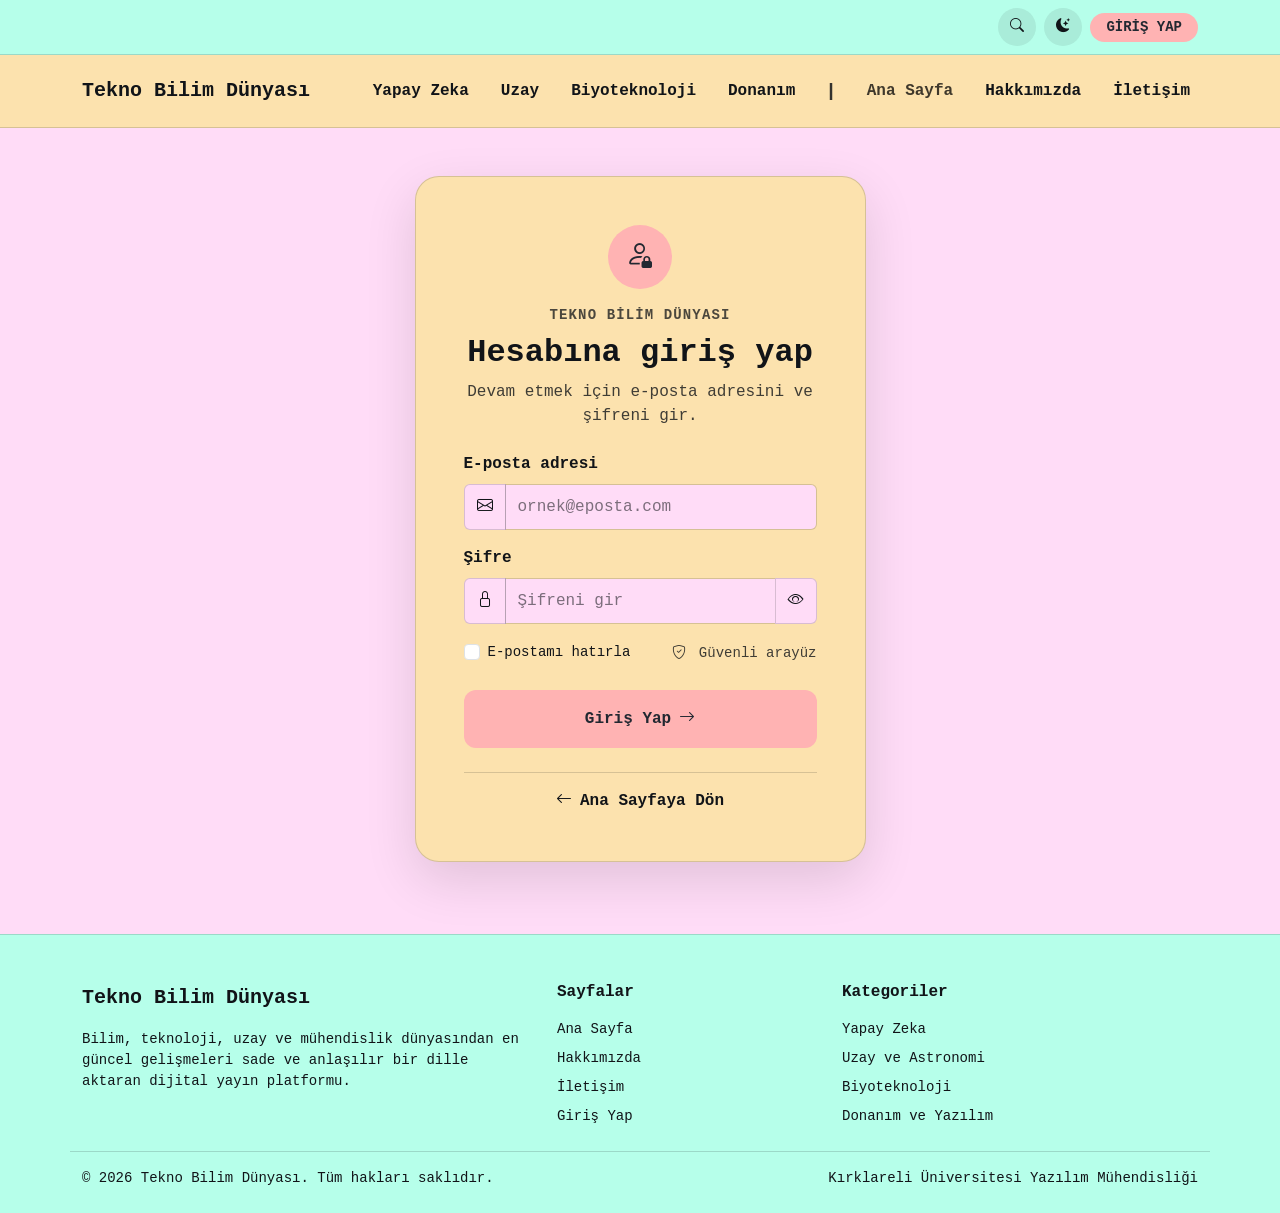
<file: giris.html>
<!doctype html>
<!-- Kullanıcı giriş sayfası. Ortak header/footer yapısını kullanır, forma özel stiller css/giris.css ve doğrulama mantığı js/giris.js içindedir -->
<!-- data-bs-theme="light": Bootstrap 5 tema sistemi için başlangıçta açık modu seçer, main.js bunu değiştirebilir -->
<html lang="tr" data-bs-theme="light">
<head>
  <!-- Türkçe karakterlerin bozulmaması için UTF-8 karakter setini tanımlıyoruz -->
  <meta charset="UTF-8">
  <!-- Telefon ve tablet ekranlarında sayfanın cihaz genişliğine göre ölçeklenmesini sağlar -->
  <meta name="viewport" content="width=device-width, initial-scale=1.0">
  <!-- Arama motorları için sayfa açıklaması -->
  <meta name="description" content="Tekno Bilim Dünyası giriş yap sayfası">
  <!-- Tarayıcı sekmesinde görünen sayfa başlığı -->
  <title>Giriş Yap | Tekno Bilim Dünyası</title>
  <!-- Bootstrap 5.3.3 CSS ve Bootstrap Icons 1.11.3 CDN bağlantıları -->
  <link rel="stylesheet" href="https://cdn.jsdelivr.net/npm/bootstrap@5.3.3/dist/css/bootstrap.min.css">
  <link rel="stylesheet" href="https://cdn.jsdelivr.net/npm/bootstrap-icons@1.11.3/font/bootstrap-icons.min.css">
  <!-- Önce tüm sitede ortak olan style.css, sonra bu sayfaya özel giris.css yüklenir -->
  <link rel="stylesheet" href="css/style.css">
  <link rel="stylesheet" href="css/giris.css">
  <!-- Bootstrap JS ve kendi scriptlerimizi defer ile yüklüyoruz ki HTML ayrıştırıldıktan sonra çalışsınlar -->
  <script src="https://cdn.jsdelivr.net/npm/bootstrap@5.3.3/dist/js/bootstrap.bundle.min.js" defer></script>
  <!-- main.js tema değiştirme, arama kutusu ve yukarı çık butonunu yönetir; giris.js form doğrulamasını yapar -->
  <script src="js/main.js" defer></script>
  <script src="js/giris.js" defer></script>
</head>
<!-- d-flex flex-column min-vh-100: sayfayı en az ekran yüksekliği kadar dikey esnek kutu yapar, böylece içerik kısa kalsa bile footer en altta durur -->
<body class="d-flex flex-column min-vh-100">
  <!-- Ortak üst menü alanı. sticky-top sayesinde sayfa aşağı kaydırıldığında bile üstte sabit kalır -->
<header class="sticky-top SiteHeader">
<!-- Masaüstü görünümü: d-none ile mobilde gizlenir, d-lg-block ile 992px ve üzeri ekranlarda görünür -->
<div class="d-none d-lg-block">
<!-- En üstteki nane yeşili/antrasit yardımcı çubuk (.UstCubuk rengi style.css'den gelir, py-2 dikey iç boşluk verir) -->
<div class="UstCubuk py-2">
<!-- container içeriği ortalayıp sınırlar; d-flex justify-content-end gap-2 ise öğeleri sağa yaslayıp aralarına boşluk koyar -->
<div class="container d-flex justify-content-end align-items-center gap-2">
<!-- Masaüstü arama formu: js/main.js büyütece tıklanınca inputu sola doğru açar -->
<form class="d-flex align-items-center" id="masaustu_arama_formu" role="search">
<!-- Arama kutusu: AramaKutusu sınıfı başlangıçta width:0 ile gizlidir, JS .Acik sınıfını ekleyince genişler -->
<input aria-label="Sitede ara" class="form-control form-control-sm rounded-pill AramaKutusu" id="masaustu_arama_input" placeholder="Sitede ara..." type="search"/>
<!-- Arama kutusunu açıp kapatan yuvarlak büyüteç butonu (YuvarlakIkonButon 38x38 daire stilini verir) -->
<button aria-label="Arama kutusunu aç veya kapat" class="btn btn-sm rounded-circle YuvarlakIkonButon ms-1" id="masaustu_arama_butonu" type="button">
<i class="bi bi-search"></i>
</button>
</form>
<!-- Açık / koyu mod geçiş butonu (TemaDegistirBtn ve TemaIkonu sınıflarını js/main.js içindeki TemaYoneticisi dinler) -->
<button aria-label="Temayı değiştir" class="btn btn-sm rounded-circle YuvarlakIkonButon TemaDegistirBtn" title="Açık / Koyu Mod" type="button">
<i class="bi bi-moon-stars-fill TemaIkonu"></i>
</button>
<!-- Giriş sayfasına yönlendiren hap şekilli (rounded-pill) buton, rengi GirisButonu sınıfından gelir -->
<a class="btn btn-sm rounded-pill px-3 fw-semibold GirisButonu" href="giris.html">
                        GİRİŞ YAP
                    </a>
</div>
</div>
<!-- Ana menü çubuğu: solda site adı, sağda kategoriler ve sayfa linkleri (AnaNavbar arka plan rengini style.css'den alır) -->
<nav aria-label="Ana Menü" class="navbar navbar-expand-lg py-3 AnaNavbar">
<div class="container">
<!-- Ana sayfaya dönen marka/logo yazısı -->
<a class="navbar-brand fw-bold d-flex align-items-center gap-2 MarkaLogo" href="index.html">
<span>Tekno Bilim Dünyası</span>
</a>
<!-- ms-auto menüyü sağa iter, gap-2 ve geniş ekranda gap-xl-3 linkler arasına boşluk verir -->
<ul class="navbar-nav ms-auto align-items-center gap-2 gap-xl-3">
<!-- Kategori bağlantıları -->
<li class="nav-item">
<a class="nav-link fw-semibold" href="haber-detay.html">Yapay Zeka</a>
</li>
<li class="nav-item">
<a class="nav-link fw-semibold" href="haber-detay.html">Uzay</a>
</li>
<li class="nav-item">
<a class="nav-link fw-semibold" href="haber-detay.html">Biyoteknoloji</a>
</li>
<li class="nav-item">
<a class="nav-link fw-semibold" href="haber-detay.html">Donanım</a>
</li>
<!-- Kategorilerle sayfa linklerini ayıran dikey çizgi, aria-hidden="true" ile ekran okuyucuların okumasını engelliyoruz -->
<li aria-hidden="true" class="nav-item">
<span class="MenuAyraci">|</span>
</li>
<!-- Ana sayfa ve bilgi sayfalarının linkleri -->
<li class="nav-item">
<a aria-current="page" class="nav-link active fw-semibold" href="index.html">Ana Sayfa</a>
</li>
<li class="nav-item">
<a class="nav-link fw-semibold" href="hakkimizda.html">Hakkımızda</a>
</li>
<li class="nav-item">
<a class="nav-link fw-semibold" href="iletisim.html">İletişim</a>
</li>
</ul>
</div>
</nav>
</div>
<!-- Mobil görünüm üst çubuğu: d-lg-none ile 992px üstü masaüstünde gizlenir, sadece tablet ve telefonda görünür -->
<div class="d-lg-none MobilHeader py-2">
<div class="container d-flex justify-content-between align-items-center">
<!-- Mobilde yer kaplamasın diye kısa "TBD" logosunu gösteriyoruz -->
<a class="navbar-brand fw-bold d-flex align-items-center gap-2 MarkaLogo mb-0" href="index.html">
<span class="fs-5">TBD</span>
</a>
<!-- Sağdaki 3 yuvarlak ikon butonu: arama, tema ve menü -->
<div class="d-flex align-items-center gap-2">
<!-- Büyüteç butonu: mobilde tıklandığında arama kutusunun da içinde olduğu offcanvas menüyü açar -->
<button aria-label="Arama yap" class="btn rounded-circle YuvarlakIkonButon" data-bs-target="#mobil_menu_offcanvas" data-bs-toggle="offcanvas" type="button">
<i class="bi bi-search"></i>
</button>
<!-- Mobil tema değiştirme butonu (masaüstündekiyle aynı TemaDegistirBtn sınıfını kullanır) -->
<button aria-label="Temayı değiştir" class="btn rounded-circle YuvarlakIkonButon TemaDegistirBtn" type="button">
<i class="bi bi-moon-stars-fill TemaIkonu"></i>
</button>
<!-- Hamburger menü ikonu: data-bs-toggle="offcanvas" ve data-bs-target ile #mobil_menu_offcanvas panelini açar -->
<button aria-controls="mobil_menu_offcanvas" aria-label="Menüyü aç" class="btn rounded-circle YuvarlakIkonButon" data-bs-target="#mobil_menu_offcanvas" data-bs-toggle="offcanvas" type="button">
<i class="bi bi-list fs-5"></i>
</button>
</div>
</div>
</div>
<!-- Mobilde sağdan kayarak açılan Bootstrap Offcanvas menüsü (MobilOffcanvas stili style.css'dedir) -->
<div aria-labelledby="mobil_menu_baslik" class="offcanvas offcanvas-end MobilOffcanvas" id="mobil_menu_offcanvas" tabindex="-1">
<!-- Menü üst başlığı: solda giriş yap, sağda kapatma butonu -->
<div class="offcanvas-header d-flex justify-content-between align-items-center px-3 py-3 border-bottom OffcanvasKenarlik">
<a class="btn rounded-pill px-4 fw-bold OffcanvasGirisButonu" href="giris.html">
                    GİRİŞ YAP
                </a>
<!-- data-bs-dismiss="offcanvas" özelliği tıklandığında Bootstrap'in açılır menüyü kapatmasını sağlar -->
<button aria-label="Menüyü Kapat" class="btn rounded-pill px-3 fw-semibold OffcanvasGeriButonu" data-bs-dismiss="offcanvas" type="button">
                    GERİ DÖN
                </button>
</div>
<!-- offcanvas-body d-flex flex-column: menü linklerini üstte tutup alttaki arama kutusunu mt-auto ile en dibe iter -->
<div class="offcanvas-body d-flex flex-column p-0">
<!-- Mobil menüdeki sayfa ve kategori listesi -->
<nav aria-label="Mobil Menü Linkleri">
<ul class="list-unstyled mb-0">
<!-- Ana sayfalar -->
<li class="border-bottom OffcanvasKenarlik">
<a class="d-block px-4 py-3 text-decoration-none fw-bold OffcanvasLink" href="index.html">Ana Sayfa</a>
</li>
<li class="border-bottom OffcanvasKenarlik">
<a class="d-block px-4 py-3 text-decoration-none fw-bold OffcanvasLink" href="hakkimizda.html">Hakkımızda</a>
</li>
<li class="border-bottom OffcanvasKenarlik">
<a class="d-block px-4 py-3 text-decoration-none fw-bold OffcanvasLink" href="iletisim.html">İletişim</a>
</li>
<!-- Kategoriler alt başlığı ve bağlantıları -->
<li class="px-4 pt-3 pb-1 small fw-bold opacity-75">KATEGORİLER</li>
<li class="border-bottom OffcanvasKenarlik">
<a class="d-block px-4 py-3 text-decoration-none fw-bold OffcanvasLink" href="haber-detay.html">Yapay Zeka</a>
</li>
<li class="border-bottom OffcanvasKenarlik">
<a class="d-block px-4 py-3 text-decoration-none fw-bold OffcanvasLink" href="haber-detay.html">Uzay</a>
</li>
<li class="border-bottom OffcanvasKenarlik">
<a class="d-block px-4 py-3 text-decoration-none fw-bold OffcanvasLink" href="haber-detay.html">Biyoteknoloji</a>
</li>
<li class="border-bottom OffcanvasKenarlik">
<a class="d-block px-4 py-3 text-decoration-none fw-bold OffcanvasLink" href="haber-detay.html">Donanım</a>
</li>
</ul>
</nav>
<!-- Mobil menünün en altındaki arama kutusu (mt-auto kalan tüm dikey boşluğu üstüne alır) -->
<div class="mt-auto p-3 border-top OffcanvasKenarlik">
<form class="input-group" role="search">
<input aria-label="Ara" class="form-control border-0 py-2" placeholder="Ara ..." type="search"/>
<button class="btn px-4 fw-bold OffcanvasAraButonu" type="submit">ARA</button>
</form>
</div>
</div>
</div>
</header>
  <!-- Ana içerik alanı: flex-grow-1 header ile footer arasındaki tüm boşluğu kaplar, d-flex ile giriş kartını hem yatayda hem dikeyde ortalar -->
  <main id="ana-icerik" class="GirisAnaAlan flex-grow-1 d-flex align-items-center justify-content-center py-5">
    <div class="container">
      <!-- Satırı yatayda ortalayıp farklı ekran boyutlarında kart genişliğini col-* sınıflarıyla daraltıyoruz -->
      <div class="row justify-content-center">
        <div class="col-12 col-sm-10 col-md-8 col-lg-6 col-xl-5">
          <!-- Giriş kartı (GirisKarti stili giris.css'den gelir, aria-labelledby başlıkla kartı erişilebilirlik için bağlar) -->
          <section class="GirisKarti p-4 p-sm-5" aria-labelledby="giris-baslik">
            <!-- Kartın üst kısmı: kilit amblemi, site adı, ana başlık ve kısa açıklama -->
            <div class="text-center mb-4">
              <span class="GirisAmblem d-inline-flex justify-content-center align-items-center rounded-circle mb-3" aria-hidden="true"><i class="bi bi-person-lock fs-3"></i></span>
              <div class="small text-uppercase fw-bold GirisUstBaslik mb-2">Tekno Bilim Dünyası</div>
              <h1 id="giris-baslik" class="h2 fw-bold mb-2">Hesabına giriş yap</h1>
              <p class="GirisAciklama mb-0">Devam etmek için e-posta adresini ve şifreni gir.</p>
            </div>
            <!-- Giriş formu: novalidate tarayıcının varsayılan baloncuklarını kapatır, doğrulamayı js/giris.js kendisi Bootstrap sınıflarıyla yapar -->
            <form id="girisFormu" novalidate>
              <!-- E-posta alanı -->
              <div class="mb-3">
                <label for="girisEposta" class="form-label fw-semibold">E-posta adresi</label>
                <!-- input-group has-validation: sol ikon, input ve altındaki invalid-feedback hata mesajının düzenli görünmesini sağlar -->
                <div class="input-group has-validation">
                  <span class="input-group-text GirisInputIkon"><i class="bi bi-envelope" aria-hidden="true"></i></span>
                  <!-- autocomplete="username" ve inputmode="email" tarayıcı şifre yöneticisi ve mobil klavye için kolaylık sağlar -->
                  <input id="girisEposta" name="eposta" type="email" class="form-control GirisInput" placeholder="ornek@eposta.com" autocomplete="username" inputmode="email" required aria-describedby="epostaHata">
                  <!-- giris.js hata bulunca bu metni günceller ve inputa is-invalid ekleyince burası görünür olur -->
                  <div id="epostaHata" class="invalid-feedback">Geçerli bir e-posta adresi gir.</div>
                </div>
              </div>
              <!-- Şifre alanı -->
              <div class="mb-3">
                <label for="girisSifre" class="form-label fw-semibold">Şifre</label>
                <div class="input-group has-validation">
                  <span class="input-group-text GirisInputIkon"><i class="bi bi-lock" aria-hidden="true"></i></span>
                  <!-- minlength="6" ve required HTML5 özelliklerini giris.js içindeki checkValidity() kontrol eder -->
                  <input id="girisSifre" name="sifre" type="password" class="form-control GirisInput" placeholder="Şifreni gir" autocomplete="current-password" minlength="6" required aria-describedby="sifreHata">
                  <!-- Şifreyi göster/gizle butonu: js/giris.js tıklama olayını dinler, aria-pressed açık/kapalı durumunu tutar -->
                  <button id="sifreGosterButon" class="btn GirisSifreButon" type="button" aria-label="Şifreyi göster" aria-pressed="false"><i class="bi bi-eye" aria-hidden="true"></i></button>
                  <div id="sifreHata" class="invalid-feedback">Şifre en az 6 karakter olmalıdır.</div>
                </div>
              </div>
              <!-- "E-postamı hatırla" onay kutusu ve sağdaki küçük güvenlik notu -->
              <div class="d-flex justify-content-between align-items-center gap-3 mb-4">
                <div class="form-check">
                  <!-- İşaretlenirse js/giris.js sadece e-posta adresini localStorage'a kaydeder -->
                  <input class="form-check-input" type="checkbox" id="beniHatirla">
                  <label for="beniHatirla" class="form-check-label small">E-postamı hatırla</label>
                </div>
                <span class="GirisGuvenlikNotu small"><i class="bi bi-shield-check me-1" aria-hidden="true"></i> Güvenli arayüz</span>
              </div>
              <!-- Form gönderme butonu -->
              <button class="btn GirisGonderButon w-100 d-flex align-items-center justify-content-center gap-2 fw-bold py-3" type="submit">Giriş Yap <i class="bi bi-arrow-right" aria-hidden="true"></i></button>
            </form>
            <!-- Kartın altındaki ana sayfaya geri dönüş bağlantısı -->
            <div class="GirisAltBolum text-center mt-4 pt-3">
              <a href="index.html" class="GirisAnaSayfaLink d-inline-flex align-items-center gap-2 fw-semibold text-decoration-none"><i class="bi bi-arrow-left" aria-hidden="true"></i> Ana Sayfaya Dön</a>
            </div>
          </section>
        </div>
      </div>
    </div>
  </main>
  <!-- Tüm sayfalarda ortak olan alt bilgi (footer) bölümü (.SiteFooter rengi style.css'den gelir) -->
<footer class="SiteFooter pt-5 pb-4 mt-4">
<div class="container">
<!-- Üstteki 3 sütunlu kısım: FooterKenarlik alttaki telif satırından çizgiyle ayırır -->
<div class="row g-4 pb-4 border-bottom FooterKenarlik">
<!-- 1. sütun: site logosu ve kısa tanıtım yazısı -->
<div class="col-lg-5">
<a class="d-inline-flex align-items-center gap-2 text-decoration-none fw-bold fs-5 mb-3 MarkaLogo" href="index.html">
<span>Tekno Bilim Dünyası</span>
</a>
<p class="small mb-0">
                        Bilim, teknoloji, uzay ve mühendislik dünyasından en güncel gelişmeleri sade ve anlaşılır bir dille aktaran dijital yayın platformu.
                    </p>
</div>
<!-- 2. sütun: site içi sayfa linkleri -->
<div class="col-6 col-lg-3">
<h3 class="h6 fw-bold mb-3">Sayfalar</h3>
<!-- list-unstyled madde işaretlerini kaldırır, FooterLink hover animasyonunu verir -->
<ul class="list-unstyled d-flex flex-column gap-2 small mb-0">
<li><a class="FooterLink" href="index.html">Ana Sayfa</a></li>
<li><a class="FooterLink" href="hakkimizda.html">Hakkımızda</a></li>
<li><a class="FooterLink" href="iletisim.html">İletişim</a></li>
<li><a class="FooterLink" href="giris.html">Giriş Yap</a></li>
</ul>
</div>
<!-- 3. sütun: haber kategorileri -->
<div class="col-6 col-lg-4">
<h3 class="h6 fw-bold mb-3">Kategoriler</h3>
<ul class="list-unstyled d-flex flex-column gap-2 small mb-0">
<li><a class="FooterLink" href="haber-detay.html">Yapay Zeka</a></li>
<li><a class="FooterLink" href="haber-detay.html">Uzay ve Astronomi</a></li>
<li><a class="FooterLink" href="haber-detay.html">Biyoteknoloji</a></li>
<li><a class="FooterLink" href="haber-detay.html">Donanım ve Yazılım</a></li>
</ul>
</div>
</div>
<!-- En alttaki telif hakkı ve bölüm bilgisi satırı -->
<div class="pt-3 d-flex flex-column flex-sm-row justify-content-between align-items-center gap-2 small">
<span>© 2026 Tekno Bilim Dünyası. Tüm hakları saklıdır.</span>
<span>Kırklareli Üniversitesi Yazılım Mühendisliği</span>
</div>
</div>
</footer>
  <!-- Form geçerli gönderilince js/giris.js tarafından sağ altta gösterilen Bootstrap Toast bildirim kutusu -->
  <div class="toast-container position-fixed bottom-0 end-0 p-3" style="z-index: 1090">
    <!-- GirisToast temaya göre arka planı ayarlar; role="status" ve aria-live="polite" ekran okuyucuya bildirimi duyurur -->
    <div id="girisBildirim" class="toast GirisToast" role="status" aria-live="polite" aria-atomic="true">
      <div class="d-flex align-items-center">
        <div id="girisBildirimMetni" class="toast-body"></div>
        <button type="button" class="btn-close me-2 m-auto" data-bs-dismiss="toast" aria-label="Bildirimi kapat"></button>
      </div>
    </div>
  </div>
  <!-- Sayfa aşağı kaydırılınca js/main.js tarafından .Gorunur sınıfı eklenip ortaya çıkarılan yukarı çık butonu -->
  <button type="button" id="yukari_cik_butonu" class="btn rounded-circle shadow YukariCikBtn" aria-label="Sayfanın en üstüne çık" title="Yukarı Çık"><i class="bi bi-arrow-up fs-5"></i></button>
</body>
</html>
</file>
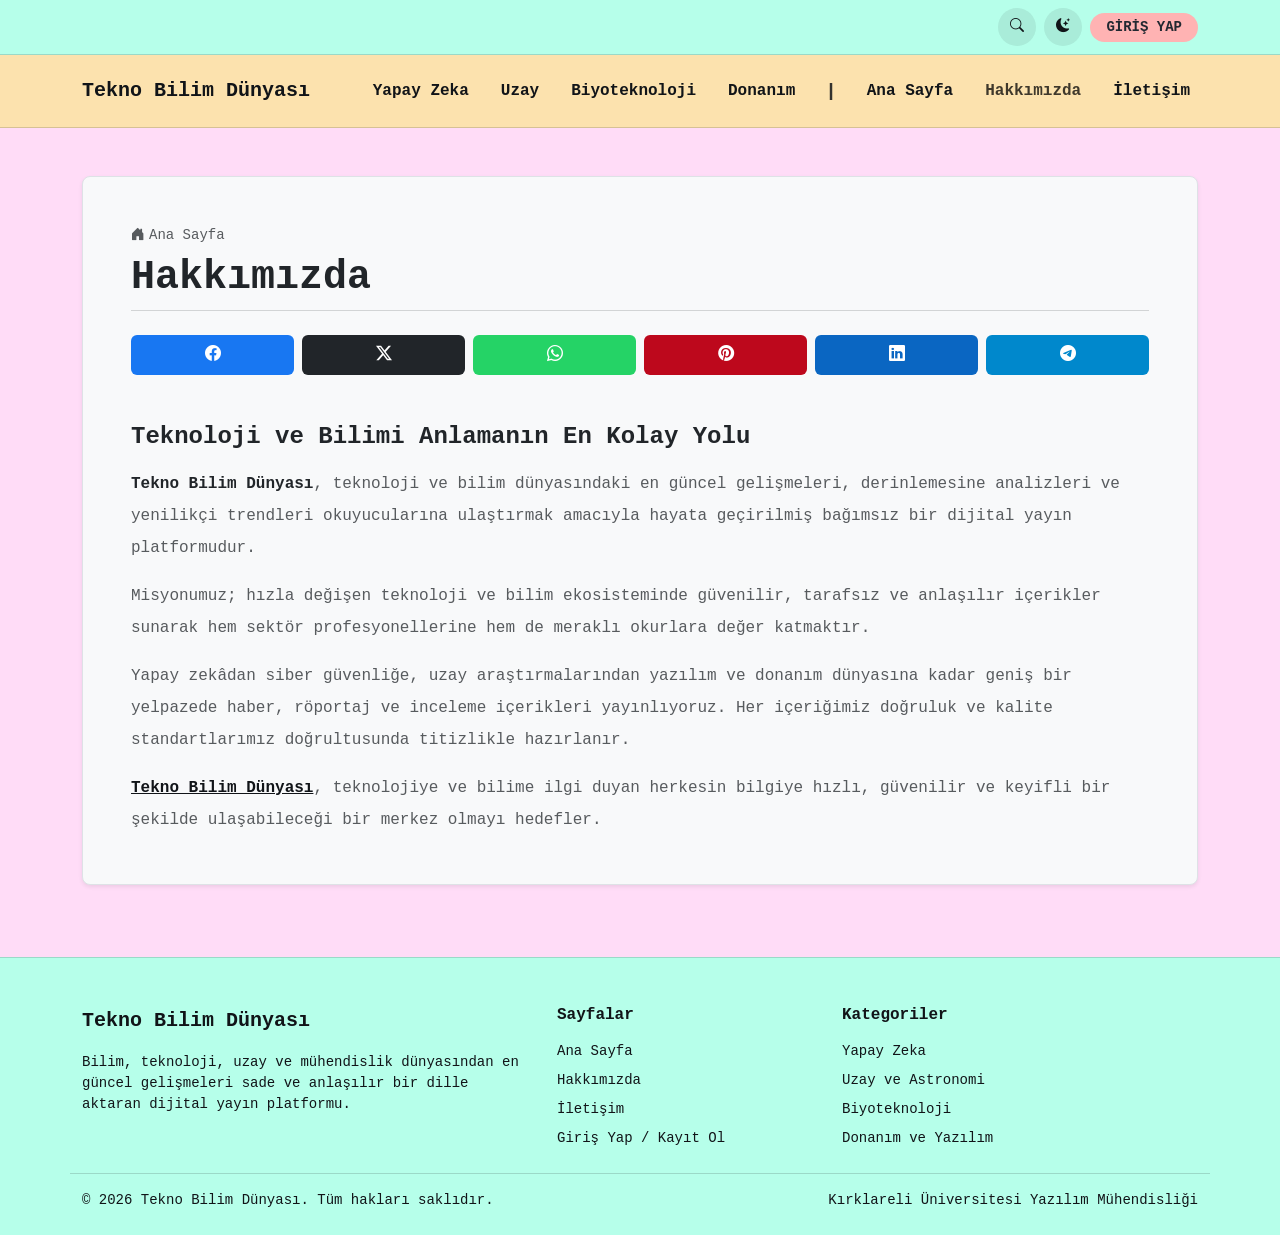
<file: hakkimizda.html>
<!DOCTYPE html>
<!-- Platformumuzun amacını ve misyonunu anlatan Hakkımızda sayfası -->
<!-- lang="tr" sayfa dilini Türkçe yapar, data-bs-theme="light" Bootstrap temasını açık modda başlatır -->
<html lang="tr" data-bs-theme="light">

<head>
    <!-- Karakter kodlamasını UTF-8 yapıyoruz ki Türkçe harfler düzgün görünsün -->
    <meta charset="UTF-8">
    <script>
        // Sayfa alt klasörde açılsa bile css, js ve html linklerinin hep proje kök klasöründen aranması için dinamik <base> etiketi ekliyoruz
        const PROJE_KLASORU = "Tekno-Bilim-Dunyasi"; // proje ana klasörümüzün adı

        const tam_yol = window.location.href; // tarayıcıdaki tam adres

        // Adres içinde proje klasörünün adı geçiyor mu kontrol ediyoruz (bulamazsa -1 döner)
        const klasor_baslangici = tam_yol.indexOf(PROJE_KLASORU);

        // Klasör adı adres içinde varsa o kısma kadar olan yolu alıp sayfaya <base href="..."> yazdırıyoruz
        if (klasor_baslangici !== -1) {
            const ana_dizin = tam_yol.substring(0, klasor_baslangici + PROJE_KLASORU.length) + "/";
            document.write('<base href="' + ana_dizin + '">');
        }
    </script>

    <!-- Mobil cihazlarda sayfanın ekran genişliğine göre düzgün ölçeklenmesi için viewport ayarı -->
    <meta name="viewport" content="width=device-width, initial-scale=1.0">

    <!-- Bootstrap 5.3.3 CSS kütüphanesi -->
    <link href="https://cdn.jsdelivr.net/npm/bootstrap@5.3.3/dist/css/bootstrap.min.css" rel="stylesheet"
        crossorigin="anonymous">

    <!-- İkonlar için Bootstrap Icons 1.11.3 -->
    <link rel="stylesheet" href="https://cdn.jsdelivr.net/npm/bootstrap-icons@1.11.3/font/bootstrap-icons.min.css">

    <!-- Tüm sitede ortak tema ve düzen kurallarını içeren ana CSS dosyamız -->
    <link rel="stylesheet" href="css/style.css">

    <!-- Bootstrap'in offcanvas gibi bileşenlerini çalıştıran JS paketi -->
    <script src="https://cdn.jsdelivr.net/npm/bootstrap@5.3.3/dist/js/bootstrap.bundle.min.js"
        crossorigin="anonymous" defer></script>

    <!-- Tema değiştirme, arama kutusu ve yukarı çık butonunu yöneten ortak JS dosyamız -->
    <script src="js/main.js" defer></script>

    <!-- Tarayıcı sekmesinde görünen sayfa başlığı -->
    <title>Hakkımızda – Tekno Bilim Dünyası</title>
</head>

<!-- id="ust" sayfa tepesini işaretler; d-flex flex-column min-vh-100 sayesinde kısa içerikte bile footer en altta kalır -->
<body id="ust" class="d-flex flex-column min-vh-100">

    <!-- Ortak üst menü: sticky-top ile sayfa kaydırıldığında üstte sabit kalır -->
    <header class="sticky-top SiteHeader">

        <!-- Masaüstü menü bloğu (d-none ile mobilde gizlenir, d-lg-block ile 992px ve üstünde görünür) -->
        <div class="d-none d-lg-block">

            <!-- En üstteki arama, tema ve giriş yap çubuğu (.UstCubuk style.css'den arka plan rengini alır) -->
            <div class="UstCubuk py-2">
                <div class="container d-flex justify-content-end align-items-center gap-2">

                    <!-- Arama formu: büyütece basınca js/main.js inputa .Acik sınıfını ekleyip kutuyu açar -->
                    <form id="masaustu_arama_formu" class="d-flex align-items-center" role="search">
                        <input type="search" id="masaustu_arama_input"
                            class="form-control form-control-sm rounded-pill AramaKutusu"
                            placeholder="Sitede ara..." aria-label="Sitede ara">

                        <button type="button" id="masaustu_arama_butonu"
                            class="btn btn-sm rounded-circle YuvarlakIkonButon ms-1"
                            aria-label="Arama kutusunu aç veya kapat">
                            <i class="bi bi-search"></i>
                        </button>
                    </form>

                    <!-- Tema değiştirme butonu (TemaDegistirBtn ve TemaIkonu sınıflarını TemaYoneticisi kontrol eder) -->
                    <button type="button" class="btn btn-sm rounded-circle YuvarlakIkonButon TemaDegistirBtn"
                        aria-label="Temayı değiştir" title="Açık / Koyu Mod">
                        <i class="bi bi-moon-stars-fill TemaIkonu"></i>
                    </button>

                    <!-- Giriş sayfasına yönlendiren buton -->
                    <a href="giris.html" class="btn btn-sm rounded-pill px-3 fw-semibold GirisButonu">
                        GİRİŞ YAP
                    </a>

                </div>
            </div>

            <!-- Ana navigasyon çubuğu: solda site adı, sağda kategoriler ve sayfa bağlantıları -->
            <nav class="navbar navbar-expand-lg py-3 AnaNavbar" aria-label="Ana Menü">
                <div class="container">
                    <!-- Ana sayfaya giden site başlığı -->
                    <a class="navbar-brand fw-bold d-flex align-items-center gap-2 MarkaLogo" href="index.html">
                        <span>Tekno Bilim Dünyası</span>
                    </a>

                    <!-- Sağdaki menü listesi -->
                    <ul class="navbar-nav ms-auto align-items-center gap-2 gap-xl-3">
                        <li class="nav-item">
                            <a class="nav-link fw-semibold" href="haber-detay.html">Yapay Zeka</a>
                        </li>
                        <li class="nav-item">
                            <a class="nav-link fw-semibold" href="haber-detay.html">Uzay</a>
                        </li>
                        <li class="nav-item">
                            <a class="nav-link fw-semibold" href="haber-detay.html">Biyoteknoloji</a>
                        </li>
                        <li class="nav-item">
                            <a class="nav-link fw-semibold" href="haber-detay.html">Donanım</a>
                        </li>

                        <!-- Kategorilerle sayfa linklerini ayıran "|" işareti -->
                        <li class="nav-item" aria-hidden="true">
                            <span class="MenuAyraci">|</span>
                        </li>

                        <li class="nav-item">
                            <a class="nav-link fw-semibold" href="index.html">Ana Sayfa</a>
                        </li>
                        <!-- Hakkımızda sayfasında olduğumuz için active sınıfı ve aria-current="page" burada -->
                        <li class="nav-item">
                            <a class="nav-link active fw-semibold" aria-current="page" href="hakkimizda.html">Hakkımızda</a>
                        </li>
                        <li class="nav-item">
                            <a class="nav-link fw-semibold" href="iletisim.html">İletişim</a>
                        </li>
                    </ul>
                </div>
            </nav>

        </div>

        <!-- Mobil üst çubuk (d-lg-none ile 992px altında görünür) -->
        <div class="d-lg-none MobilHeader py-2">
            <div class="container d-flex justify-content-between align-items-center">

                <!-- Mobilde sığması için kısa TBD logosu -->
                <a class="navbar-brand fw-bold d-flex align-items-center gap-2 MarkaLogo mb-0" href="index.html">
                    <span class="fs-5">TBD</span>
                </a>

                <!-- Sağdaki yuvarlak butonlar: arama, tema değiştirme ve menü açma -->
                <div class="d-flex align-items-center gap-2">
                    <button type="button" class="btn rounded-circle YuvarlakIkonButon"
                        data-bs-toggle="offcanvas" data-bs-target="#mobil_menu_offcanvas"
                        aria-label="Arama yap">
                        <i class="bi bi-search"></i>
                    </button>

                    <button type="button" class="btn rounded-circle YuvarlakIkonButon TemaDegistirBtn"
                        aria-label="Temayı değiştir">
                        <i class="bi bi-moon-stars-fill TemaIkonu"></i>
                    </button>

                    <!-- Hamburger butonu: offcanvas menüyü açar -->
                    <button type="button" class="btn rounded-circle YuvarlakIkonButon"
                        data-bs-toggle="offcanvas" data-bs-target="#mobil_menu_offcanvas"
                        aria-controls="mobil_menu_offcanvas" aria-label="Menüyü aç">
                        <i class="bi bi-list fs-5"></i>
                    </button>
                </div>

            </div>
        </div>

        <!-- Mobilde sağdan kayarak açılan Bootstrap Offcanvas menüsü -->
        <div class="offcanvas offcanvas-end MobilOffcanvas" tabindex="-1" id="mobil_menu_offcanvas"
            aria-labelledby="mobil_menu_baslik">

            <!-- Üst kısım: giriş yap ve menüyü kapatan geri dön butonu -->
            <div class="offcanvas-header d-flex justify-content-between align-items-center px-3 py-3 border-bottom OffcanvasKenarlik">
                <a href="giris.html" class="btn rounded-pill px-4 fw-bold OffcanvasGirisButonu">
                    GİRİŞ YAP
                </a>

                <button type="button" class="btn rounded-pill px-3 fw-semibold OffcanvasGeriButonu"
                    data-bs-dismiss="offcanvas" aria-label="Menüyü Kapat">
                    GERİ DÖN
                </button>
            </div>

            <!-- Menü linkleri ve altta sabitlenen arama kutusu -->
            <div class="offcanvas-body d-flex flex-column p-0">
                <nav aria-label="Mobil Menü Linkleri">
                    <ul class="list-unstyled mb-0">
                        <li class="border-bottom OffcanvasKenarlik">
                            <a href="index.html" class="d-block px-4 py-3 text-decoration-none fw-bold OffcanvasLink">Ana Sayfa</a>
                        </li>
                        <li class="border-bottom OffcanvasKenarlik">
                            <a href="hakkimizda.html" class="d-block px-4 py-3 text-decoration-none fw-bold OffcanvasLink">Hakkımızda</a>
                        </li>
                        <li class="border-bottom OffcanvasKenarlik">
                            <a href="iletisim.html" class="d-block px-4 py-3 text-decoration-none fw-bold OffcanvasLink">İletişim</a>
                        </li>

                        <li class="px-4 pt-3 pb-1 small fw-bold opacity-75">KATEGORİLER</li>
                        <li class="border-bottom OffcanvasKenarlik">
                            <a href="haber-detay.html" class="d-block px-4 py-3 text-decoration-none fw-bold OffcanvasLink">Yapay Zeka</a>
                        </li>
                        <li class="border-bottom OffcanvasKenarlik">
                            <a href="haber-detay.html" class="d-block px-4 py-3 text-decoration-none fw-bold OffcanvasLink">Uzay</a>
                        </li>
                        <li class="border-bottom OffcanvasKenarlik">
                            <a href="haber-detay.html" class="d-block px-4 py-3 text-decoration-none fw-bold OffcanvasLink">Biyoteknoloji</a>
                        </li>
                        <li class="border-bottom OffcanvasKenarlik">
                            <a href="haber-detay.html" class="d-block px-4 py-3 text-decoration-none fw-bold OffcanvasLink">Donanım</a>
                        </li>
                    </ul>
                </nav>

                <!-- Mobil menü içi arama formu -->
                <div class="mt-auto p-3 border-top OffcanvasKenarlik">
                    <form class="input-group" role="search">
                        <input type="search" class="form-control border-0 py-2" placeholder="Ara ..." aria-label="Ara">
                        <button class="btn px-4 fw-bold OffcanvasAraButonu" type="submit">ARA</button>
                    </form>
                </div>
            </div>
        </div>
    </header>

    <!-- Sayfa ana içeriği: flex-grow-1 boşluğu doldurur, Bootstrap bg-body-tertiary ve text-body sınıfları açık/koyu moda kendiliğinden uyar -->
    <main class="flex-grow-1 py-5">
        <div class="container">
            <!-- Hakkımızda tanıtım kartı -->
            <article class="bg-body-tertiary border rounded-3 shadow-sm p-4 p-md-5">

                <!-- Üstteki küçük Ana Sayfa dönüş linki -->
                <div class="mb-2 small">
                    <a href="index.html" class="text-body-secondary text-decoration-none">
                        <i class="bi bi-house-door-fill me-1"></i>Ana Sayfa
                    </a>
                </div>

                <!-- Altında çizgi bulunan bölüm başlığı (BolumBaslikKutusu style.css'den gelir) -->
                <div class="BolumBaslikKutusu mb-4">
                    <h1 class="display-6 fw-bold text-body mb-2">Hakkımızda</h1>
                </div>

                <!-- Sosyal medya paylaşım butonları: 6 adet col-2 sütunu yan yana durur, d-none d-lg-flex ile sadece geniş ekranlarda gösterilir -->
                <div class="row g-2 mb-5 d-none d-lg-flex">
                    <!-- Facebook paylaşım butonu -->
                    <div class="col-2">
                        <a href="https://www.facebook.com/sharer/sharer.php" target="_blank"
                            class="d-block text-center text-white py-2 rounded-2 text-decoration-none"
                            style="background-color: #1877F2;" title="Facebook'ta Paylaş">
                            <i class="bi bi-facebook"></i>
                        </a>
                    </div>
                    <!-- X (Twitter) paylaşım butonu -->
                    <div class="col-2">
                        <a href="https://twitter.com/intent/tweet" target="_blank"
                            class="d-block text-center text-white py-2 rounded-2 text-decoration-none bg-dark"
                            title="X'te Paylaş">
                            <i class="bi bi-twitter-x"></i>
                        </a>
                    </div>
                    <!-- WhatsApp paylaşım butonu -->
                    <div class="col-2">
                        <a href="https://api.whatsapp.com/send" target="_blank"
                            class="d-block text-center text-white py-2 rounded-2 text-decoration-none"
                            style="background-color: #25D366;" title="WhatsApp'ta Paylaş">
                            <i class="bi bi-whatsapp"></i>
                        </a>
                    </div>
                    <!-- Pinterest paylaşım butonu -->
                    <div class="col-2">
                        <a href="https://pinterest.com/pin/create/button/" target="_blank"
                            class="d-block text-center text-white py-2 rounded-2 text-decoration-none"
                            style="background-color: #BD081C;" title="Pinterest'te Paylaş">
                            <i class="bi bi-pinterest"></i>
                        </a>
                    </div>
                    <!-- LinkedIn paylaşım butonu -->
                    <div class="col-2">
                        <a href="https://www.linkedin.com/sharing/share-offsite/" target="_blank"
                            class="d-block text-center text-white py-2 rounded-2 text-decoration-none"
                            style="background-color: #0A66C2;" title="LinkedIn'de Paylaş">
                            <i class="bi bi-linkedin"></i>
                        </a>
                    </div>
                    <!-- Telegram paylaşım butonu -->
                    <div class="col-2">
                        <a href="https://t.me/share/url" target="_blank"
                            class="d-block text-center text-white py-2 rounded-2 text-decoration-none"
                            style="background-color: #0088CC;" title="Telegram'da Paylaş">
                            <i class="bi bi-telegram"></i>
                        </a>
                    </div>
                </div>

                <!-- Tanıtım alt başlığı ve açıklama paragrafları (lh-lg satır aralarını rahat okuma için açar) -->
                <h2 class="h4 fw-bold text-body mb-3">Teknoloji ve Bilimi Anlamanın En Kolay Yolu</h2>

                <p class="text-body-secondary lh-lg mb-3">
                    <strong class="text-body">Tekno Bilim Dünyası</strong>, teknoloji ve bilim dünyasındaki en güncel gelişmeleri, derinlemesine analizleri ve yenilikçi trendleri okuyucularına ulaştırmak amacıyla hayata geçirilmiş bağımsız bir dijital yayın platformudur.
                </p>

                <p class="text-body-secondary lh-lg mb-3">
                    Misyonumuz; hızla değişen teknoloji ve bilim ekosisteminde güvenilir, tarafsız ve anlaşılır içerikler sunarak hem sektör profesyonellerine hem de meraklı okurlara değer katmaktır.
                </p>

                <p class="text-body-secondary lh-lg mb-3">
                    Yapay zekâdan siber güvenliğe, uzay araştırmalarından yazılım ve donanım dünyasına kadar geniş bir yelpazede haber, röportaj ve inceleme içerikleri yayınlıyoruz. Her içeriğimiz doğruluk ve kalite standartlarımız doğrultusunda titizlikle hazırlanır.
                </p>

                <!-- Son paragrafta TabloBaslikLink sınıfıyla tema renginde altı çizili ana sayfa bağlantısı verdik -->
                <p class="text-body-secondary lh-lg mb-0">
                    <a href="index.html" class="fw-semibold text-decoration-underline TabloBaslikLink">Tekno Bilim Dünyası</a>, teknolojiye ve bilime ilgi duyan herkesin bilgiye hızlı, güvenilir ve keyifli bir şekilde ulaşabileceği bir merkez olmayı hedefler.
                </p>

            </article>
        </div>
    </main>

    <!-- Tüm sayfalarda ortak olan footer (alt bilgi) alanı -->
    <footer class="SiteFooter pt-5 pb-4 mt-4">
        <div class="container">
            <div class="row g-4 pb-4 border-bottom FooterKenarlik">

                <!-- 1. sütun: logo ve platform özeti -->
                <div class="col-lg-5">
                    <a href="index.html" class="d-inline-flex align-items-center gap-2 text-decoration-none fw-bold fs-5 mb-3 MarkaLogo">
                        <span>Tekno Bilim Dünyası</span>
                    </a>
                    <p class="small mb-0">
                        Bilim, teknoloji, uzay ve mühendislik dünyasından en güncel gelişmeleri sade ve anlaşılır bir dille aktaran dijital yayın platformu.
                    </p>
                </div>

                <!-- 2. sütun: sayfa linkleri -->
                <div class="col-6 col-lg-3">
                    <h3 class="h6 fw-bold mb-3">Sayfalar</h3>
                    <ul class="list-unstyled d-flex flex-column gap-2 small mb-0">
                        <li><a href="index.html" class="FooterLink">Ana Sayfa</a></li>
                        <li><a href="hakkimizda.html" class="FooterLink">Hakkımızda</a></li>
                        <li><a href="iletisim.html" class="FooterLink">İletişim</a></li>
                        <li><a href="giris.html" class="FooterLink">Giriş Yap / Kayıt Ol</a></li>
                    </ul>
                </div>

                <!-- 3. sütun: kategori linkleri -->
                <div class="col-6 col-lg-4">
                    <h3 class="h6 fw-bold mb-3">Kategoriler</h3>
                    <ul class="list-unstyled d-flex flex-column gap-2 small mb-0">
                        <li><a href="haber-detay.html" class="FooterLink">Yapay Zeka</a></li>
                        <li><a href="haber-detay.html" class="FooterLink">Uzay ve Astronomi</a></li>
                        <li><a href="haber-detay.html" class="FooterLink">Biyoteknoloji</a></li>
                        <li><a href="haber-detay.html" class="FooterLink">Donanım ve Yazılım</a></li>
                    </ul>
                </div>

            </div>

            <!-- Alt telif satırı -->
            <div class="pt-3 d-flex flex-column flex-sm-row justify-content-between align-items-center gap-2 small">
                <span>&copy; 2026 Tekno Bilim Dünyası. Tüm hakları saklıdır.</span>
                <span>Kırklareli Üniversitesi Yazılım Mühendisliği</span>
            </div>
        </div>
    </footer>

    <!-- Sağ alttaki yukarı çık butonu (scroll olunca js/main.js gösterir) -->
    <button type="button" id="yukari_cik_butonu" class="btn rounded-circle shadow YukariCikBtn"
        aria-label="Sayfanın en üstüne çık" title="Yukarı Çık">
        <i class="bi bi-arrow-up fs-5"></i>
    </button>

</body>

</html>
</file>
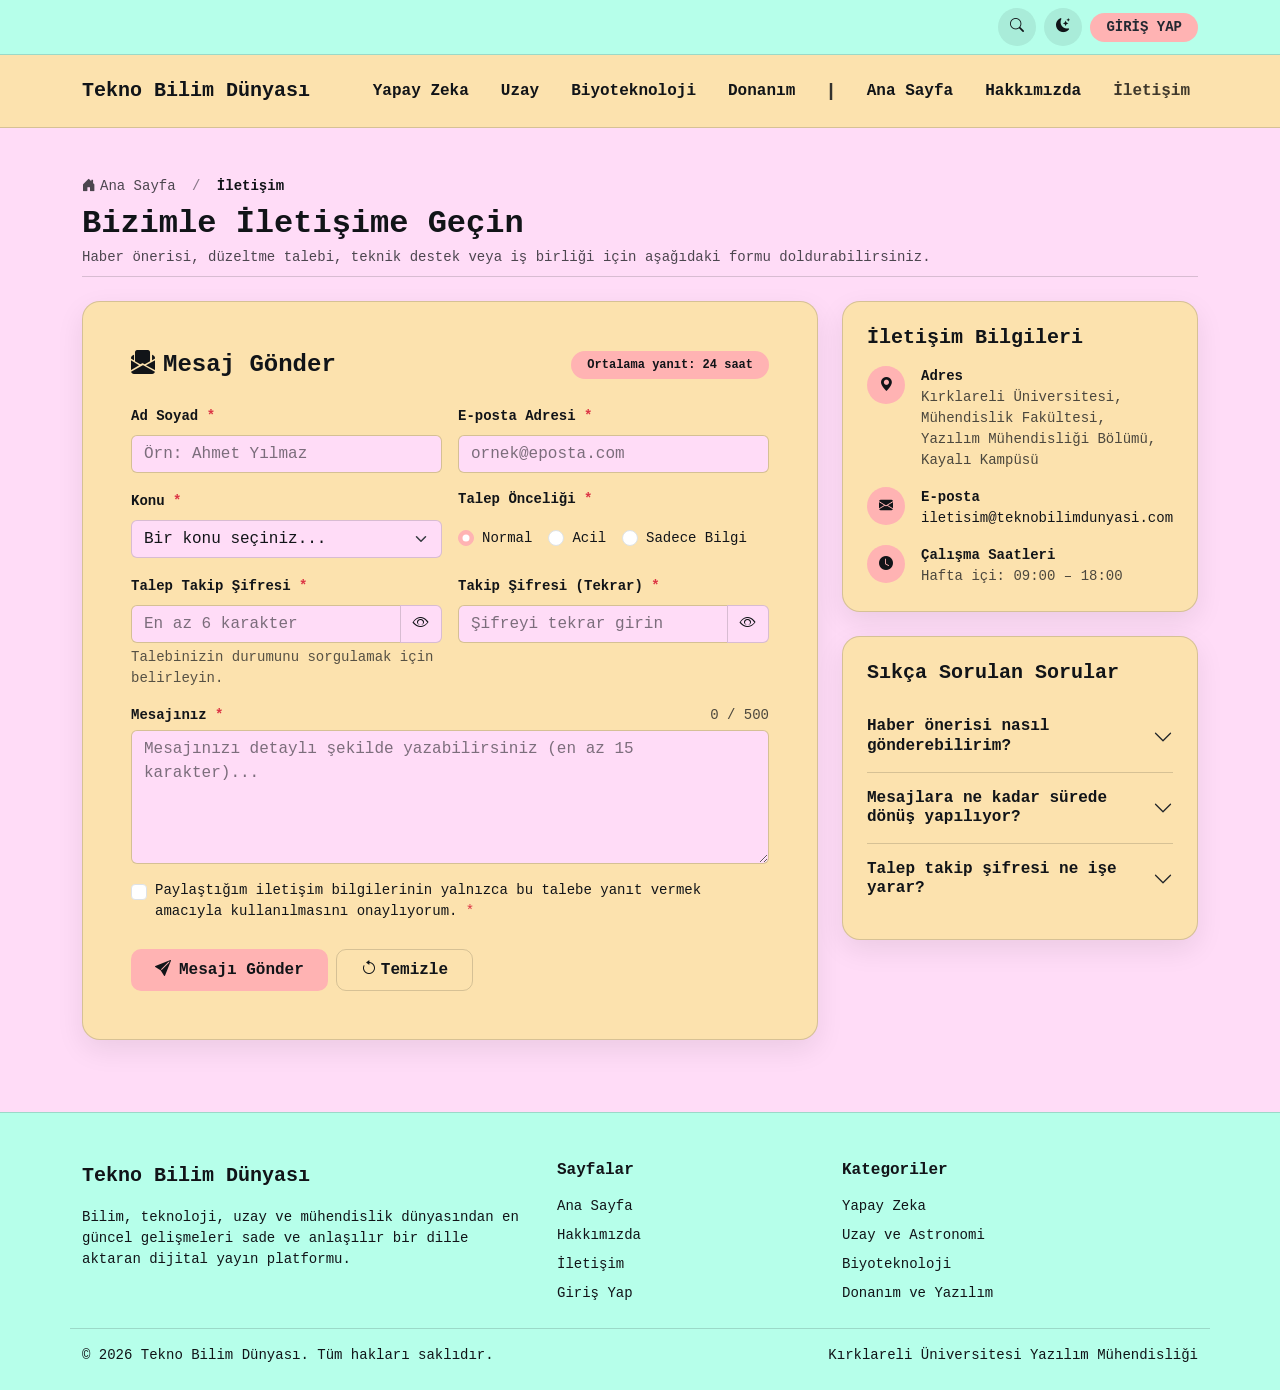
<file: iletisim.html>
<!DOCTYPE html>
<!-- Ziyaretçilerin mesaj gönderebildiği ve iletişim bilgilerini gördüğü iletişim sayfası. Özel stiller css/iletisim.css, form doğrulaması js/iletisim.js içindedir -->
<!-- data-bs-theme="light": Bootstrap 5 tema sistemi için başlangıçta açık modu seçer -->
<html lang="tr" data-bs-theme="light">

<head>
    <!-- Türkçe karakterler düzgün görünsün diye UTF-8 tanımlıyoruz -->
    <meta charset="UTF-8">
    <script>
        // Sayfa alt klasörde açılsa bile css, js ve html linklerinin hep proje kök klasöründen aranması için <base> etiketi yazıyoruz
        const PROJE_KLASORU = "Tekno-Bilim-Dunyasi"; // proje kök klasörünün adı

        const tam_yol = window.location.href; // tarayıcıdaki tam URL

        // Adres içinde proje klasörünün adı geçiyor mu kontrol ediyoruz, bulamazsa -1 döner
        const klasor_baslangici = tam_yol.indexOf(PROJE_KLASORU);

        // Klasör adı adreste varsa ana dizin yolunu çıkarıp <base href="..."> olarak sayfaya ekliyoruz
        if (klasor_baslangici !== -1) {
            const ana_dizin = tam_yol.substring(0, klasor_baslangici + PROJE_KLASORU.length) + "/";
            document.write('<base href="' + ana_dizin + '">');
        }
    </script>

    <!-- Mobil cihazlarda sayfanın ekran genişliğine göre düzgün ölçeklenmesi için viewport ayarı -->
    <meta name="viewport" content="width=device-width, initial-scale=1.0">
    <!-- Arama motorları için sayfa açıklaması -->
    <meta name="description" content="Tekno Bilim Dünyası iletişim formu ve destek bilgileri">

    <!-- Bootstrap 5.3.3 CSS ve Bootstrap Icons 1.11.3 -->
    <link href="https://cdn.jsdelivr.net/npm/bootstrap@5.3.3/dist/css/bootstrap.min.css" rel="stylesheet"
        crossorigin="anonymous">

    <link rel="stylesheet" href="https://cdn.jsdelivr.net/npm/bootstrap-icons@1.11.3/font/bootstrap-icons.min.css">

    <!-- Önce ortak site stilleri, sonra bu sayfaya özel iletisim.css yüklenir -->
    <link rel="stylesheet" href="css/style.css">
    <link rel="stylesheet" href="css/iletisim.css">

    <!-- Bootstrap JS ve kendi scriptlerimiz (defer ile HTML okunduktan sonra çalıştırılır) -->
    <script src="https://cdn.jsdelivr.net/npm/bootstrap@5.3.3/dist/js/bootstrap.bundle.min.js"
        crossorigin="anonymous" defer></script>

    <!-- main.js tema, arama ve yukarı çık butonunu; iletisim.js ise form doğrulamasını yönetir -->
    <script src="js/main.js" defer></script>
    <script src="js/iletisim.js" defer></script>

    <!-- Tarayıcı sekme başlığı -->
    <title>İletişim | Tekno Bilim Dünyası</title>
</head>

<!-- d-flex flex-column min-vh-100: sayfa içeriği kısa olsa da footer'ı en altta tutar -->
<body class="d-flex flex-column min-vh-100">

    <!-- Tüm sayfalarda ortak olan üst menü alanı; sticky-top ile aşağı kaydırırken üstte sabit kalır -->
    <header class="sticky-top SiteHeader">

        <!-- Masaüstü menü bloğu: mobilde d-none ile gizli, 992px üstünde d-lg-block ile açık -->
        <div class="d-none d-lg-block">

            <!-- En üstteki arama, tema ve giriş yap çubuğu (.UstCubuk stili style.css'den gelir) -->
            <div class="UstCubuk py-2">
                <div class="container d-flex justify-content-end align-items-center gap-2">

                    <!-- Masaüstü arama formu: js/main.js büyüteç butonuna tıklanınca inputa .Acik sınıfını ekler -->
                    <form id="masaustu_arama_formu" class="d-flex align-items-center" role="search">
                        <input type="search" id="masaustu_arama_input"
                            class="form-control form-control-sm rounded-pill AramaKutusu"
                            placeholder="Sitede ara..." aria-label="Sitede ara">

                        <button type="button" id="masaustu_arama_butonu"
                            class="btn btn-sm rounded-circle YuvarlakIkonButon ms-1"
                            aria-label="Arama kutusunu aç veya kapat">
                            <i class="bi bi-search"></i>
                        </button>
                    </form>

                    <!-- Açık / koyu mod geçiş butonu (TemaDegistirBtn ve TemaIkonu js/main.js ile yönetilir) -->
                    <button type="button" class="btn btn-sm rounded-circle YuvarlakIkonButon TemaDegistirBtn"
                        aria-label="Temayı değiştir" title="Açık / Koyu Mod">
                        <i class="bi bi-moon-stars-fill TemaIkonu"></i>
                    </button>

                    <!-- Giriş sayfasına yönlendiren buton -->
                    <a href="giris.html" class="btn btn-sm rounded-pill px-3 fw-semibold GirisButonu">
                        GİRİŞ YAP
                    </a>

                </div>
            </div>

            <!-- Ana menü çubuğu: solda marka adı, sağda kategoriler ve sayfa bağlantıları -->
            <nav class="navbar navbar-expand-lg py-3 AnaNavbar" aria-label="Ana Menü">
                <div class="container">
                    <a class="navbar-brand fw-bold d-flex align-items-center gap-2 MarkaLogo" href="index.html">
                        <span>Tekno Bilim Dünyası</span>
                    </a>

                    <ul class="navbar-nav ms-auto align-items-center gap-2 gap-xl-3">
                        <li class="nav-item">
                            <a class="nav-link fw-semibold" href="haber-detay.html">Yapay Zeka</a>
                        </li>
                        <li class="nav-item">
                            <a class="nav-link fw-semibold" href="haber-detay.html">Uzay</a>
                        </li>
                        <li class="nav-item">
                            <a class="nav-link fw-semibold" href="haber-detay.html">Biyoteknoloji</a>
                        </li>
                        <li class="nav-item">
                            <a class="nav-link fw-semibold" href="haber-detay.html">Donanım</a>
                        </li>

                        <!-- Kategorilerle sayfa linkleri arasındaki "|" ayracı -->
                        <li class="nav-item" aria-hidden="true">
                            <span class="MenuAyraci">|</span>
                        </li>

                        <li class="nav-item">
                            <a class="nav-link fw-semibold" href="index.html">Ana Sayfa</a>
                        </li>
                        <li class="nav-item">
                            <a class="nav-link fw-semibold" href="hakkimizda.html">Hakkımızda</a>
                        </li>
                        <!-- İletişim sayfasında olduğumuz için active sınıfı ve aria-current="page" burada -->
                        <li class="nav-item">
                            <a class="nav-link active fw-semibold" aria-current="page" href="iletisim.html">İletişim</a>
                        </li>
                    </ul>
                </div>
            </nav>

        </div>

        <!-- Mobil üst çubuk (d-lg-none ile sadece 992px altı ekranlarda görünür) -->
        <div class="d-lg-none MobilHeader py-2">
            <div class="container d-flex justify-content-between align-items-center">

                <!-- Mobilde kısa TBD logosunu gösteriyoruz -->
                <a class="navbar-brand fw-bold d-flex align-items-center gap-2 MarkaLogo mb-0" href="index.html">
                    <span class="fs-5">TBD</span>
                </a>

                <!-- Sağdaki arama, tema ve menü açma butonları -->
                <div class="d-flex align-items-center gap-2">
                    <button type="button" class="btn rounded-circle YuvarlakIkonButon"
                        data-bs-toggle="offcanvas" data-bs-target="#mobil_menu_offcanvas"
                        aria-label="Arama yap">
                        <i class="bi bi-search"></i>
                    </button>

                    <button type="button" class="btn rounded-circle YuvarlakIkonButon TemaDegistirBtn"
                        aria-label="Temayı değiştir">
                        <i class="bi bi-moon-stars-fill TemaIkonu"></i>
                    </button>

                    <button type="button" class="btn rounded-circle YuvarlakIkonButon"
                        data-bs-toggle="offcanvas" data-bs-target="#mobil_menu_offcanvas"
                        aria-controls="mobil_menu_offcanvas" aria-label="Menüyü aç">
                        <i class="bi bi-list fs-5"></i>
                    </button>
                </div>

            </div>
        </div>

        <!-- Mobilde sağdan kayarak açılan Bootstrap Offcanvas menüsü -->
        <div class="offcanvas offcanvas-end MobilOffcanvas" tabindex="-1" id="mobil_menu_offcanvas"
            aria-labelledby="mobil_menu_baslik">

            <div class="offcanvas-header d-flex justify-content-between align-items-center px-3 py-3 border-bottom OffcanvasKenarlik">
                <a href="giris.html" class="btn rounded-pill px-4 fw-bold OffcanvasGirisButonu">
                    GİRİŞ YAP
                </a>

                <button type="button" class="btn rounded-pill px-3 fw-semibold OffcanvasGeriButonu"
                    data-bs-dismiss="offcanvas" aria-label="Menüyü Kapat">
                    GERİ DÖN
                </button>
            </div>

            <div class="offcanvas-body d-flex flex-column p-0">
                <nav aria-label="Mobil Menü Linkleri">
                    <ul class="list-unstyled mb-0">
                        <li class="border-bottom OffcanvasKenarlik">
                            <a href="index.html" class="d-block px-4 py-3 text-decoration-none fw-bold OffcanvasLink">Ana Sayfa</a>
                        </li>
                        <li class="border-bottom OffcanvasKenarlik">
                            <a href="hakkimizda.html" class="d-block px-4 py-3 text-decoration-none fw-bold OffcanvasLink">Hakkımızda</a>
                        </li>
                        <li class="border-bottom OffcanvasKenarlik">
                            <a href="iletisim.html" class="d-block px-4 py-3 text-decoration-none fw-bold OffcanvasLink">İletişim</a>
                        </li>

                        <li class="px-4 pt-3 pb-1 small fw-bold opacity-75">KATEGORİLER</li>
                        <li class="border-bottom OffcanvasKenarlik">
                            <a href="haber-detay.html" class="d-block px-4 py-3 text-decoration-none fw-bold OffcanvasLink">Yapay Zeka</a>
                        </li>
                        <li class="border-bottom OffcanvasKenarlik">
                            <a href="haber-detay.html" class="d-block px-4 py-3 text-decoration-none fw-bold OffcanvasLink">Uzay</a>
                        </li>
                        <li class="border-bottom OffcanvasKenarlik">
                            <a href="haber-detay.html" class="d-block px-4 py-3 text-decoration-none fw-bold OffcanvasLink">Biyoteknoloji</a>
                        </li>
                        <li class="border-bottom OffcanvasKenarlik">
                            <a href="haber-detay.html" class="d-block px-4 py-3 text-decoration-none fw-bold OffcanvasLink">Donanım</a>
                        </li>
                    </ul>
                </nav>

                <!-- Mobil menü en altındaki arama formu -->
                <div class="mt-auto p-3 border-top OffcanvasKenarlik">
                    <form class="input-group" role="search">
                        <input type="search" class="form-control border-0 py-2" placeholder="Ara ..." aria-label="Ara">
                        <button class="btn px-4 fw-bold OffcanvasAraButonu" type="submit">ARA</button>
                    </form>
                </div>
            </div>
        </div>
    </header>

    <!-- Sayfa ana içeriği: flex-grow-1 boşluğu doldurur, py-4 py-lg-5 dikey iç boşluk verir -->
    <main class="flex-grow-1 py-4 py-lg-5">
        <div class="container">

            <!-- Üst bölüm: sayfanın konum yolu (breadcrumb) ve sayfa ana başlığı -->
            <section class="mb-4">
                <!-- Konum yolu linkleri; IletisimGeriLink sınıfı iletisim.css'den gelir -->
                <nav aria-label="Sayfa konumu" class="mb-2 small">
                    <a href="index.html" class="text-decoration-none IletisimGeriLink">
                        <i class="bi bi-house-door-fill me-1"></i>Ana Sayfa
                    </a>
                    <span class="mx-2 opacity-50">/</span>
                    <span class="fw-semibold">İletişim</span>
                </nav>

                <!-- Altı çizgili bölüm başlığı kutusu (BolumBaslikKutusu style.css'den gelir) -->
                <div class="BolumBaslikKutusu pb-2">
                    <h1 class="h2 fw-bold mb-1">Bizimle İletişime Geçin</h1>
                    <p class="small mb-0 opacity-75">
                        Haber önerisi, düzeltme talebi, teknik destek veya iş birliği için aşağıdaki formu doldurabilirsiniz.
                    </p>
                </div>
            </section>

            <!-- 2 sütunlu ana düzen: masaüstünde solda 8 birim form, sağda 4 birim iletişim bilgileri ve SSS -->
            <div class="row g-4">

                <!-- Sol sütun: 7 farklı input türü içeren iletişim formu (col-lg-8) -->
                <section class="col-lg-8" aria-labelledby="form_baslik">
                    <!-- .IletisimKarti kart zeminini, yuvarlak köşeyi ve gölgeyi verir (iletisim.css) -->
                    <div class="IletisimKarti p-4 p-md-5">
                        <div class="d-flex justify-content-between align-items-center flex-wrap gap-2 mb-4">
                            <h2 id="form_baslik" class="h4 fw-bold mb-0">
                                <i class="bi bi-envelope-paper-fill me-2"></i>Mesaj Gönder
                            </h2>
                            <!-- Ortalama yanıt süresini gösteren vurgu renkli rozet (.IletisimRozet iletisim.css) -->
                            <span class="badge rounded-pill px-3 py-2 IletisimRozet">Ortalama yanıt: 24 saat</span>
                        </div>

                        <!-- Form gönderildikten sonra başarı veya hata mesajının gösterildiği Bootstrap Alert kutusu (başlangıçta d-none ile gizli, js/iletisim.js açar) -->
                        <div id="iletisim_form_uyari" class="alert d-none mb-4" role="alert"></div>

                        <!-- novalidate tarayıcının varsayılan hata balonlarını kapatır; tüm kontrolleri js/iletisim.js içindeki IletisimFormYoneticisi yapar -->
                        <form id="iletisim_formu" novalidate>
                            <div class="row g-3">

                                <!-- 1. girdi türü: text (Ad Soyad alanı, en az 3 karakter kontrolü var) -->
                                <div class="col-md-6">
                                    <label for="iletisim_ad_soyad" class="form-label fw-semibold small">
                                        Ad Soyad <span class="text-danger">*</span>
                                    </label>
                                    <!-- .IletisimInput arka planı ve odak rengini temaya uyarlar; .invalid-feedback hatalı durumda görünür olur -->
                                    <input type="text" id="iletisim_ad_soyad" name="ad_soyad"
                                        class="form-control IletisimInput" placeholder="Örn: Ahmet Yılmaz"
                                        autocomplete="name" required>
                                    <div id="hata_ad_soyad" class="invalid-feedback">
                                        Lütfen adınızı ve soyadınızı en az 3 karakter olacak şekilde girin.
                                    </div>
                                </div>

                                <!-- 2. girdi türü: email (E-posta adresi, regex ile format kontrolü yapılır) -->
                                <div class="col-md-6">
                                    <label for="iletisim_eposta" class="form-label fw-semibold small">
                                        E-posta Adresi <span class="text-danger">*</span>
                                    </label>
                                    <input type="email" id="iletisim_eposta" name="eposta"
                                        class="form-control IletisimInput" placeholder="ornek@eposta.com"
                                        autocomplete="email" required>
                                    <div id="hata_eposta" class="invalid-feedback">
                                        Lütfen geçerli bir e-posta adresi girin.
                                    </div>
                                </div>

                                <!-- 3. girdi türü: select (Mesaj konusu açılır listesi) -->
                                <div class="col-md-6">
                                    <label for="iletisim_konu" class="form-label fw-semibold small">
                                        Konu <span class="text-danger">*</span>
                                    </label>
                                    <select id="iletisim_konu" name="konu" class="form-select IletisimInput" required>
                                        <option value="" selected disabled>Bir konu seçiniz...</option>
                                        <option value="haber_onerisi">Haber / İçerik Önerisi</option>
                                        <option value="duzeltme">Hata veya Bilgi Düzeltme</option>
                                        <option value="teknik_destek">Teknik Destek</option>
                                        <option value="is_birligi">İş Birliği ve Reklam</option>
                                        <option value="diger">Diğer</option>
                                    </select>
                                    <div id="hata_konu" class="invalid-feedback">
                                        Lütfen mesajınız için bir konu seçin.
                                    </div>
                                </div>

                                <!-- 4. girdi türü: radio (Talep önceliği seçimi; aynı name="oncelik" ile tek seçim yapılır) -->
                                <div class="col-md-6">
                                    <span class="form-label fw-semibold small d-block">
                                        Talep Önceliği <span class="text-danger">*</span>
                                    </span>
                                    <div class="d-flex flex-wrap gap-3 pt-2">
                                        <div class="form-check">
                                            <input class="form-check-input" type="radio" name="oncelik"
                                                id="oncelik_normal" value="normal" checked>
                                            <label class="form-check-label small" for="oncelik_normal">Normal</label>
                                        </div>
                                        <div class="form-check">
                                            <input class="form-check-input" type="radio" name="oncelik"
                                                id="oncelik_acil" value="acil">
                                            <label class="form-check-label small" for="oncelik_acil">Acil</label>
                                        </div>
                                        <div class="form-check">
                                            <input class="form-check-input" type="radio" name="oncelik"
                                                id="oncelik_bilgi" value="bilgi">
                                            <label class="form-check-label small" for="oncelik_bilgi">Sadece Bilgi</label>
                                        </div>
                                    </div>
                                </div>

                                <!-- 5. girdi türü: password (Talep takip şifresi ve şifre tekrar doğrulaması) -->
                                <div class="col-md-6">
                                    <label for="iletisim_sifre" class="form-label fw-semibold small">
                                        Talep Takip Şifresi <span class="text-danger">*</span>
                                    </label>
                                    <!-- input-group has-validation: göz butonu ve doğrulama hata mesajını beraber düzgün hizalar -->
                                    <div class="input-group has-validation">
                                        <input type="password" id="iletisim_sifre" name="takip_sifre"
                                            class="form-control IletisimInput" placeholder="En az 6 karakter"
                                            minlength="6" required>
                                        <!-- Şifre görünürlüğünü açıp kapatan göz butonu (#sifre_goster_btn js/iletisim.js tarafından dinlenir) -->
                                        <button type="button" id="sifre_goster_btn"
                                            class="btn IletisimGozBtn" aria-label="Şifreyi göster veya gizle">
                                            <i class="bi bi-eye"></i>
                                        </button>
                                        <div id="hata_sifre" class="invalid-feedback">
                                            Şifre en az 6 karakter olmalıdır.
                                        </div>
                                    </div>
                                    <!-- Kutunun altındaki kısa yardım metni (.IletisimYardimMetin iletisim.css) -->
                                    <div class="form-text small IletisimYardimMetin">
                                        Talebinizin durumunu sorgulamak için belirleyin.
                                    </div>
                                </div>

                                <!-- Şifre tekrar kutusu: ilk şifreyle eşleşip eşleşmediği js/iletisim.js ile kontrol edilir -->
                                <div class="col-md-6">
                                    <label for="iletisim_sifre_tekrar" class="form-label fw-semibold small">
                                        Takip Şifresi (Tekrar) <span class="text-danger">*</span>
                                    </label>
                                    <div class="input-group has-validation">
                                        <input type="password" id="iletisim_sifre_tekrar" name="takip_sifre_tekrar"
                                            class="form-control IletisimInput" placeholder="Şifreyi tekrar girin"
                                            minlength="6" required>
                                        <button type="button" id="sifre_tekrar_goster_btn"
                                            class="btn IletisimGozBtn" aria-label="Tekrar şifresini göster veya gizle">
                                            <i class="bi bi-eye"></i>
                                        </button>
                                        <div id="hata_sifre_tekrar" class="invalid-feedback">
                                            Şifreler birbiriyle eşleşmiyor.
                                        </div>
                                    </div>
                                </div>

                                <!-- 6. girdi türü: textarea (Mesaj kutusu ve sağ üstünde canlı karakter sayacı) -->
                                <div class="col-12">
                                    <div class="d-flex justify-content-between align-items-center mb-1">
                                        <label for="iletisim_mesaj" class="form-label fw-semibold small mb-0">
                                            Mesajınız <span class="text-danger">*</span>
                                        </label>
                                        <!-- Kullanıcı yazdıkça js/iletisim.js tarafından güncellenen karakter sayacı -->
                                        <small id="mesaj_karakter_sayaci" class="opacity-75">0 / 500</small>
                                    </div>
                                    <textarea id="iletisim_mesaj" name="mesaj" rows="5" maxlength="500"
                                        class="form-control IletisimInput"
                                        placeholder="Mesajınızı detaylı şekilde yazabilirsiniz (en az 15 karakter)..."
                                        required></textarea>
                                    <div id="hata_mesaj" class="invalid-feedback">
                                        Mesajınız en az 15 karakter uzunluğunda olmalıdır.
                                    </div>
                                </div>

                                <!-- 7. girdi türü: checkbox (İletişim / KVKK onay kutusu) -->
                                <div class="col-12">
                                    <div class="form-check">
                                        <input class="form-check-input" type="checkbox" id="iletisim_onay" required>
                                        <label class="form-check-label small" for="iletisim_onay">
                                            Paylaştığım iletişim bilgilerinin yalnızca bu talebe yanıt vermek amacıyla kullanılmasını onaylıyorum. <span class="text-danger">*</span>
                                        </label>
                                        <div id="hata_onay" class="invalid-feedback">
                                            Devam etmek için onay kutusunu işaretlemelisiniz.
                                        </div>
                                    </div>
                                </div>

                                <!-- Form aksiyon butonları: gönderme ve formu temizleme -->
                                <div class="col-12 d-flex flex-wrap gap-2 pt-2">
                                    <!-- Ana gönder butonu (.IletisimGonderBtn iletisim.css) -->
                                    <button type="submit" class="btn px-4 py-2 fw-bold IletisimGonderBtn">
                                        <i class="bi bi-send-fill me-2"></i>Mesajı Gönder
                                    </button>
                                    <!-- Reset butonu: alanları boşaltır, js/iletisim.js doğrulama renklerini ve sayacı da sıfırlar -->
                                    <button type="reset" id="iletisim_temizle_btn" class="btn px-4 py-2 fw-semibold IletisimTemizleBtn">
                                        <i class="bi bi-arrow-counterclockwise me-1"></i>Temizle
                                    </button>
                                </div>

                            </div>
                        </form>
                    </div>
                </section>

                <!-- Sağ sütun: iletişim bilgileri kartı ve sıkça sorulan sorular (col-lg-4) -->
                <aside class="col-lg-4 d-flex flex-column gap-4">

                    <!-- Adres, e-posta ve çalışma saatlerini gösteren bilgi kartı -->
                    <div class="IletisimKarti p-4">
                        <h2 class="h5 fw-bold mb-3">İletişim Bilgileri</h2>

                        <ul class="list-unstyled d-flex flex-column gap-3 mb-0 small">
                            <!-- Adres satırı: IletisimBilgiIkon 38x38 yuvarlak ikon kutusunu verir, flex-shrink-0 daralmasını engeller -->
                            <li class="d-flex align-items-start gap-3">
                                <span class="IletisimBilgiIkon rounded-circle flex-shrink-0">
                                    <i class="bi bi-geo-alt-fill"></i>
                                </span>
                                <div>
                                    <div class="fw-bold">Adres</div>
                                    <div class="opacity-75">Kırklareli Üniversitesi, Mühendislik Fakültesi, Yazılım Mühendisliği Bölümü, Kayalı Kampüsü</div>
                                </div>
                            </li>

                            <!-- E-posta satırı -->
                            <li class="d-flex align-items-start gap-3">
                                <span class="IletisimBilgiIkon rounded-circle flex-shrink-0">
                                    <i class="bi bi-envelope-fill"></i>
                                </span>
                                <div>
                                    <div class="fw-bold">E-posta</div>
                                    <a href="mailto:iletisim@teknobilimdunyasi.com" class="FooterLink">
                                        iletisim@teknobilimdunyasi.com
                                    </a>
                                </div>
                            </li>

                            <!-- Çalışma saatleri satırı -->
                            <li class="d-flex align-items-start gap-3">
                                <span class="IletisimBilgiIkon rounded-circle flex-shrink-0">
                                    <i class="bi bi-clock-fill"></i>
                                </span>
                                <div>
                                    <div class="fw-bold">Çalışma Saatleri</div>
                                    <div class="opacity-75">Hafta içi: 09:00 – 18:00</div>
                                </div>
                            </li>
                        </ul>
                    </div>

                    <!-- Sıkça Sorulan Sorular kartı (Bootstrap Accordion bileşeni, .IletisimAccordion tema renklerini verir) -->
                    <div class="IletisimKarti p-4">
                        <h2 class="h5 fw-bold mb-3">Sıkça Sorulan Sorular</h2>

                        <!-- accordion-flush kenar çizgilerini sadeleştirir, data-bs-parent bir soru açılınca diğerini kapatır -->
                        <div class="accordion accordion-flush IletisimAccordion" id="iletisim_sss_accordion">

                            <!-- 1. SSS sorusu -->
                            <div class="accordion-item bg-transparent">
                                <h3 class="accordion-header">
                                    <button class="accordion-button collapsed bg-transparent fw-semibold small" type="button"
                                        data-bs-toggle="collapse" data-bs-target="#sss_cevap_1"
                                        aria-expanded="false" aria-controls="sss_cevap_1">
                                        Haber önerisi nasıl gönderebilirim?
                                    </button>
                                </h3>
                                <div id="sss_cevap_1" class="accordion-collapse collapse" data-bs-parent="#iletisim_sss_accordion">
                                    <div class="accordion-body small opacity-75 pt-0">
                                        Formdaki konu alanından "Haber / İçerik Önerisi" seçeneğini seçip kaynak bağlantısıyla birlikte mesajınızı gönderebilirsiniz.
                                    </div>
                                </div>
                            </div>

                            <!-- 2. SSS sorusu -->
                            <div class="accordion-item bg-transparent">
                                <h3 class="accordion-header">
                                    <button class="accordion-button collapsed bg-transparent fw-semibold small" type="button"
                                        data-bs-toggle="collapse" data-bs-target="#sss_cevap_2"
                                        aria-expanded="false" aria-controls="sss_cevap_2">
                                        Mesajlara ne kadar sürede dönüş yapılıyor?
                                    </button>
                                </h3>
                                <div id="sss_cevap_2" class="accordion-collapse collapse" data-bs-parent="#iletisim_sss_accordion">
                                    <div class="accordion-body small opacity-75 pt-0">
                                        Editör ekibimiz hafta içi gönderilen tüm mesajlara genellikle 24 saat içinde e-posta üzerinden yanıt vermektedir.
                                    </div>
                                </div>
                            </div>

                            <!-- 3. SSS sorusu -->
                            <div class="accordion-item bg-transparent">
                                <h3 class="accordion-header">
                                    <button class="accordion-button collapsed bg-transparent fw-semibold small" type="button"
                                        data-bs-toggle="collapse" data-bs-target="#sss_cevap_3"
                                        aria-expanded="false" aria-controls="sss_cevap_3">
                                        Talep takip şifresi ne işe yarar?
                                    </button>
                                </h3>
                                <div id="sss_cevap_3" class="accordion-collapse collapse" data-bs-parent="#iletisim_sss_accordion">
                                    <div class="accordion-body small opacity-75 pt-0">
                                        Gönderdiğiniz destek veya düzeltme talebinin durumunu daha sonra güvenle sorgulayabilmeniz için kullanılan geçici doğrulama şifresidir.
                                    </div>
                                </div>
                            </div>

                        </div>
                    </div>

                </aside>

            </div>
        </div>
    </main>

    <!-- Tüm sayfalarda ortak olan footer (alt bilgi) alanı -->
    <footer class="SiteFooter pt-5 pb-4 mt-4">
        <div class="container">
            <div class="row g-4 pb-4 border-bottom FooterKenarlik">

                <!-- 1. sütun: logo ve açıklama -->
                <div class="col-lg-5">
                    <a href="index.html" class="d-inline-flex align-items-center gap-2 text-decoration-none fw-bold fs-5 mb-3 MarkaLogo">
                        <span>Tekno Bilim Dünyası</span>
                    </a>
                    <p class="small mb-0">
                        Bilim, teknoloji, uzay ve mühendislik dünyasından en güncel gelişmeleri sade ve anlaşılır bir dille aktaran dijital yayın platformu.
                    </p>
                </div>

                <!-- 2. sütun: sayfa bağlantıları -->
                <div class="col-6 col-lg-3">
                    <h3 class="h6 fw-bold mb-3">Sayfalar</h3>
                    <ul class="list-unstyled d-flex flex-column gap-2 small mb-0">
                        <li><a href="index.html" class="FooterLink">Ana Sayfa</a></li>
                        <li><a href="hakkimizda.html" class="FooterLink">Hakkımızda</a></li>
                        <li><a href="iletisim.html" class="FooterLink">İletişim</a></li>
                        <li><a href="giris.html" class="FooterLink">Giriş Yap</a></li>
                    </ul>
                </div>

                <!-- 3. sütun: kategori bağlantıları -->
                <div class="col-6 col-lg-4">
                    <h3 class="h6 fw-bold mb-3">Kategoriler</h3>
                    <ul class="list-unstyled d-flex flex-column gap-2 small mb-0">
                        <li><a href="haber-detay.html" class="FooterLink">Yapay Zeka</a></li>
                        <li><a href="haber-detay.html" class="FooterLink">Uzay ve Astronomi</a></li>
                        <li><a href="haber-detay.html" class="FooterLink">Biyoteknoloji</a></li>
                        <li><a href="haber-detay.html" class="FooterLink">Donanım ve Yazılım</a></li>
                    </ul>
                </div>

            </div>

            <!-- Telif hakkı ve üniversite bilgisi satırı -->
            <div class="pt-3 d-flex flex-column flex-sm-row justify-content-between align-items-center gap-2 small">
                <span>&copy; 2026 Tekno Bilim Dünyası. Tüm hakları saklıdır.</span>
                <span>Kırklareli Üniversitesi Yazılım Mühendisliği</span>
            </div>
        </div>
    </footer>

    <!-- Form başarıyla gönderilince js/iletisim.js tarafından sağ altta gösterilen Bootstrap Toast bildirimi -->
    <div class="toast-container position-fixed bottom-0 end-0 p-3" style="z-index: 1090;">
        <!-- .IletisimToast temaya göre arka planı ve sol vurgu şeridini verir -->
        <div id="iletisim_bildirim_toast" class="toast IletisimToast" role="status" aria-live="polite" aria-atomic="true">
            <div class="d-flex align-items-center">
                <div id="iletisim_toast_metin" class="toast-body fw-semibold small"></div>
                <button type="button" class="btn-close me-2 m-auto" data-bs-dismiss="toast" aria-label="Bildirimi kapat"></button>
            </div>
        </div>
    </div>

    <!-- Sayfada 300px aşağı inince js/main.js tarafından gösterilen yukarı çık butonu -->
    <button type="button" id="yukari_cik_butonu" class="btn rounded-circle shadow YukariCikBtn"
        aria-label="Sayfanın en üstüne çık" title="Yukarı Çık">
        <i class="bi bi-arrow-up fs-5"></i>
    </button>

</body>

</html>
</file>
<file: css/style.css>
/* Tüm sayfalarda ortak kullanılan ana stil dosyası. Açık ve koyu tema renk değişkenleri burada tanımlanır */

/* Sayfadaki tüm etiketlere ortak yazı tipi ve kutu hesaplama kuralı veriyoruz */
* {
    font-family: 'Courier New', Courier, monospace; /* projenin genelinde daktilo tarzı monospace yazı tipi kullanıyoruz */
    box-sizing: border-box; /* padding ve border değerlerini öğenin toplam genişliğine dahil eder, taşmaları önler */
}

/* Açık tema için renk değişkenleri (:root varsayılan olarak seçilir, html'de data-bs-theme="light" olunca da burası çalışır) */
:root,
[data-bs-theme="light"] {
    --arka-plan: #FFDCF7; /* sayfanın genel zemini için açık pembe/lila tonu */
    --header-ust: #B6FFEA; /* en üstteki ince çubuk ve footer zemini için nane yeşili */
    --header-alt: #FCE2AE; /* ana menü çubuğu ve kartlar için sıcak krem/sarı tonu */
    --vurgu-renk: #FFB3B3; /* butonlar, rozetler ve dikkat çeken detaylar için pastel mercan pembe */
    --vurgu-hover: #F29494; /* vurgu butonlarının üzerine gelince biraz daha koyulaşan pembe ton */
    --metin-ana: #111418; /* açık zeminde rahat okunan koyu yazı rengi */
    --kenarlik: rgba(17, 20, 24, 0.16); /* ayırıcı çizgiler ve kenarlıklar için %16 saydam koyu renk */
    --ikon-buton-bg: rgba(17, 20, 24, 0.08); /* yuvarlak ikon butonlarının normal arka planı (%8 koyuluk) */
    --offcanvas-bg: #FFDCF7; /* mobil açılır menü arka planını sayfa zeminiyle aynı tuttuk */
    --offcanvas-metin: #111418; /* mobil menü içindeki yazılar için koyu renk */
}

/* Koyu tema aktif olduğunda (main.js html etiketine data-bs-theme="dark" verince) aynı değişkenlerin değerleri değişir */
[data-bs-theme="dark"] {
    --arka-plan: #222831; /* koyu mod sayfa zemini (koyu antrasit) */
    --header-ust: #222831; /* üst çubuk ve footer için koyu antrasit */
    --header-alt: #31363F; /* ana navbar ve kart kutuları için bir ton daha açık koyu gri */
    --vurgu-renk: #76ABAE; /* koyu modda buton ve rozet vurgusu olarak turkuaz rengi kullanıyoruz */
    --vurgu-hover: #5E9396; /* üzerine gelince biraz koyulaşan turkuaz */
    --metin-ana: #EEEEEE; /* koyu zeminde net okunan açık gri/beyaz yazı rengi */
    --kenarlik: rgba(238, 238, 238, 0.12); /* koyu zeminde hafif belli olan açık kenarlık */
    --ikon-buton-bg: rgba(238, 238, 238, 0.12); /* koyu zeminde yuvarlak buton arka planı */
    --offcanvas-bg: #222831; /* koyu modda mobil menü arka planı */
    --offcanvas-metin: #EEEEEE; /* koyu modda mobil menü yazı rengi */
}

/* Sayfa gövdesinin genel görünümü */
body {
    background-color: var(--arka-plan); /* arka plan rengini aktif tema değişkeninden alır */
    color: var(--metin-ana); /* varsayılan yazı rengini tema değişkeninden alır */
    transition: background-color 0.3s ease, color 0.3s ease; /* tema butonuna basınca renkler aniden değil 0.3sn'de yumuşakça geçer */
}

/* Masaüstünde en tepede duran arama, tema ve giriş yap çubuğu */
.UstCubuk {
    background-color: var(--header-ust); /* açıkta nane yeşili, koyuda koyu antrasit arka plan */
    border-bottom: 1px solid var(--kenarlik); /* altındaki ana navbar'dan ince bir çizgiyle ayırır */
}

/* Masaüstü ana menüsü (.AnaNavbar) ve mobildeki üst bar (.MobilHeader) */
.AnaNavbar,
.MobilHeader {
    background-color: var(--header-alt); /* açıkta krem/sarı, koyuda gri arka plan */
    border-bottom: 1px solid var(--kenarlik); /* sayfa içeriğinden ince bir kenarlıkla ayırır */
}

/* Sitenin yazı logosu ve masaüstü menü bağlantıları */
.MarkaLogo,
.AnaNavbar .nav-link {
    color: var(--metin-ana); /* tema yazı rengini kullanır, Bootstrap'in varsayılan link rengini ezer */
}

/* Menü linkinin üzerine gelince veya o sayfadaysak (.active) hafif soluklaşarak belirtiyoruz */
.AnaNavbar .nav-link:hover,
.AnaNavbar .nav-link.active {
    opacity: 0.75; /* %75 görünürlüğe düşürerek vurgu yapar */
}

/* Header ve carousel oklarında kullandığımız yuvarlak ikon butonları (büyüteç, tema değiştirme, hamburger) */
.YuvarlakIkonButon {
    width: 38px; /* sabit genişlik */
    height: 38px; /* sabit yükseklik, HTML'deki rounded-circle ile tam daire olur */
    display: flex; /* içindeki ikonu rahat ortalamak için flex düzeni kullanıyoruz */
    align-items: center; /* ikonu dikeyde ortalar */
    justify-content: center; /* ikonu yatayda ortalar */
    background-color: var(--ikon-buton-bg); /* yarı saydam zemin rengi */
    color: var(--metin-ana); /* ikon rengi */
    border: none; /* varsayılan buton kenarlığını kaldırır */
    transition: background-color 0.2s ease, transform 0.2s ease; /* hover renk değişimi ve animasyonlar için yumuşak geçiş */
}

/* Yuvarlak ikon butonunun üzerine gelince vurgu rengiyle parlar */
.YuvarlakIkonButon:hover {
    background-color: var(--vurgu-renk); /* arka plan vurgu rengi olur */
    color: #222831; /* ikon rengi koyulaşır */
}

/* Masaüstü üst çubuktaki "GİRİŞ YAP" butonu */
.GirisButonu {
    background-color: var(--vurgu-renk); /* arka plan vurgu rengi */
    color: #222831; /* koyu yazı rengi */
    border: none; /* kenarlık yok */
}

/* Giriş butonunun üzerine gelince koyu vurgu tonuna geçer */
.GirisButonu:hover {
    background-color: var(--vurgu-hover); /* hafif koyulaşmış vurgu tonu */
    color: #222831; /* yazı rengini korur */
}

/* Masaüstü navbar'da kategorilerle sayfa linklerini ayıran "|" işareti */
.MenuAyraci {
    color: var(--metin-ana); /* ana metin rengini alır */
    font-weight: 700; /* çizgiyi kalın yapar */
    font-size: 1.2rem; /* satır yüksekliğiyle uyumlu biraz büyük boyut */
    opacity: 0.85; /* hafif yumuşak görünüm */
    user-select: none; /* kullanıcı yanlışlıkla çizgiyi metin gibi seçemesin */
    padding: 0 6px; /* sağından solundan 6px boşluk bırakır */
}

/* Büyüteç butonunun solunda açılan arama kutusu. Başlangıçta kapalı ve görünmez durur */
.AramaKutusu {
    width: 0; /* ilk başta genişliği sıfır olduğu için yer kaplamaz */
    padding-left: 0; /* kapalıyken sol iç boşluğu sıfırlar */
    padding-right: 0; /* kapalıyken sağ iç boşluğu sıfırlar */
    opacity: 0; /* tamamen görünmez yapar */
    border: none; /* kenarlık çizgisini gizler */
    overflow: hidden; /* daralırken içindeki placeholder yazısı dışarı taşmasın */
    transition: width 0.3s ease, opacity 0.25s ease, padding 0.3s ease; /* açılıp kapanırken genişlik, opaklık ve boşluklar animasyonlu değişir */
}

/* js/main.js büyütece basınca bu .Acik sınıfını ekler ve arama kutusu sola doğru açılır */
.AramaKutusu.Acik {
    width: 220px; /* 220 piksel genişliğe uzar */
    padding-left: 0.85rem; /* yazı kenara yapışmasın diye sol boşluk ekler */
    padding-right: 0.85rem; /* sağ iç boşluk ekler */
    opacity: 1; /* tam görünür hale gelir */
    border: 1px solid var(--kenarlik); /* kutunun dış çerçevesi belirir */
}

/* Küçük ekranlarda sağdan açılan Bootstrap Offcanvas mobil menü paneli */
.MobilOffcanvas {
    width: 100% !important; /* dar telefonlarda ekranı tamamen kaplasın diye Bootstrap genişliğini eziyoruz */
    max-width: 400px; /* tablet gibi biraz daha geniş ekranlarda ise en fazla 400px açılsın */
    background-color: var(--offcanvas-bg); /* tema değişkeninden gelen arka plan */
    color: var(--offcanvas-metin); /* tema değişkeninden gelen yazı rengi */
}

/* Mobil menüdeki ayırıcı çizgilerin rengini Bootstrap beyazından kurtarıp temaya uyduruyoruz */
.OffcanvasKenarlik {
    border-color: var(--kenarlik) !important; /* !important ile Bootstrap border-bottom rengini ezer */
}

/* Mobil menünün üst kısmındaki "GİRİŞ YAP" butonu */
.OffcanvasGirisButonu {
    background-color: var(--vurgu-renk); /* vurgu rengi zemin */
    color: #111418; /* koyu yazı rengi */
    border: none; /* kenarlıksız */
}

/* Mobil menüdeki giriş butonunun hover hali */
.OffcanvasGirisButonu:hover {
    background-color: var(--vurgu-hover); /* koyu vurgu tonu */
    color: #111418; /* yazı rengini korur */
}

/* Mobil menüyü kapatan "GERİ DÖN" butonu */
.OffcanvasGeriButonu {
    background-color: transparent; /* şeffaf zemin */
    color: var(--offcanvas-metin); /* tema yazı rengi */
    border: 1px solid var(--kenarlik); /* ince kenarlık */
}

/* Geri dön butonunun üzerine gelince hafif zemin verir */
.OffcanvasGeriButonu:hover {
    background-color: var(--ikon-buton-bg); /* yarı saydam dolgu */
    color: var(--offcanvas-metin); /* yazı rengi değişmez */
}

/* Mobil menü içindeki sayfa ve kategori bağlantıları */
.OffcanvasLink {
    color: var(--offcanvas-metin); /* tema rengi */
}

/* Mobil menü linkinin üzerine gelince satırı hafifçe boyar */
.OffcanvasLink:hover {
    background-color: var(--ikon-buton-bg); /* arka plana hafif ton ekler */
    color: var(--offcanvas-metin); /* yazı rengini korur */
}

/* Mobil menünün en altındaki arama formunun "ARA" butonu */
.OffcanvasAraButonu {
    background-color: var(--vurgu-renk); /* vurgu rengi */
    color: #111418; /* koyu yazı */
}

/* Ana sayfadaki üst manşet carousel kartlarının ortak çerçevesi */
.MansetKart {
    border-radius: 12px; /* köşeleri yumuşatır */
    overflow: hidden; /* hover olunca içindeki görsel büyüdüğünde köşelerden dışarı taşmasın */
}

/* Manşet kartlarının içindeki haber fotoğrafları */
.MansetGorsel {
    width: 100%; /* kartın genişliğini tamamen kaplar */
    height: 100%; /* kartın yüksekliğini tamamen kaplar */
    object-fit: cover; /* resmi sündürmeden kutuyu dolduracak şekilde kırpar */
    transition: transform 0.4s ease; /* hover büyümesi 0.4 saniyede yumuşakça olur */
}

/* Kartın üzerine gelince fotoğrafı hafifçe yakınlaştırıyoruz */
.MansetKart:hover .MansetGorsel {
    transform: scale(1.05); /* resmi %5 büyütür */
}

/* Soldaki büyük manşet kartı yüksekliği (sağdaki iki 220px kart + aradaki 8px g-2 boşluğuna denk geliyor: 220+220+8=448px) */
.MansetBuyuk {
    height: 448px; /* masaüstünde sağdaki 2x2 küçük kart bloğuyla aynı hizada bitmesi için */
}

/* Sağdaki 4 küçük manşet kartının yüksekliği */
.MansetKucuk {
    height: 220px; /* her bir küçük kartın yüksekliği */
}

/* Büyük manşet kartında yazılar fotoğrafın üstünde okunsun diye alttan yukarı karartma katmanı */
.MansetOverlay {
    padding: 20px; /* kenarlardan iç boşluk */
    background: linear-gradient(to top,
            rgba(0, 0, 0, 0.92) 0%,
            rgba(0, 0, 0, 0.55) 55%,
            rgba(0, 0, 0, 0.08) 100%); /* en altta koyu siyah, yukarı çıktıkça şeffaflaşan renk geçişi */
}

/* Küçük manşet kartları için biraz daha az iç boşluklu karartma katmanı */
.MansetOverlayKucuk {
    padding: 14px; /* küçük kartta alan dar olduğu için 14px padding kullandık */
    background: linear-gradient(to top,
            rgba(0, 0, 0, 0.90) 0%,
            rgba(0, 0, 0, 0.40) 55%,
            rgba(0, 0, 0, 0.05) 100%); /* başlıkların net okunması için alttan koyulaşan degrade */
}

/* Büyük manşet kartındaki haber başlığı */
.MansetBaslikBuyuk {
    font-size: 1.45rem; /* dikkat çekici büyük başlık boyutu */
    line-height: 1.3; /* satır arası yüksekliği */
}

/* Küçük manşet kartlarındaki haber başlıkları */
.MansetBaslikKucuk {
    font-size: 0.95rem; /* dar kutuya sığacak şekilde daha kompakt başlık boyutu */
    line-height: 1.3; /* satır aralığı */
}

/* Manşet carousel'inin sol ve sağ kenarındaki yarı saydam kaydırma ok butonları */
.MansetOkButonu {
    position: absolute; /* carousel kapsayıcısına göre tam kenarlara yerleştirir */
    top: 50%; /* üstten tam ortaya indirir */
    transform: translateY(-50%); /* kendi yüksekliğinin yarısı kadar yukarı çekip dikeyde tam ortalar */
    z-index: 10; /* haber kartlarının üstünde kalsın */
    width: 40px; /* buton genişliği */
    height: 44px; /* buton yüksekliği */
    border: none; /* kenarlık yok */
    background-color: rgba(255, 255, 255, 0.25); /* %25 saydam beyaz zemin, arkasındaki haber yazısını tamamen kapatmaz */
    color: #222831; /* ok ikonu rengi */
    backdrop-filter: blur(2px); /* butonun arkasında kalan görüntüyü hafifçe bulanıklaştırır */
    display: flex; /* ok ikonunu ortalamak için */
    align-items: center; /* dikey ortalama */
    justify-content: center; /* yatay ortalama */
    font-size: 1.15rem; /* ok ikonu boyutu */
    cursor: pointer; /* tıklanabilir el imleci */
    transition: background-color 0.2s ease, color 0.2s ease; /* hover'da renk geçişi */
}

/* Koyu modda ok butonlarının zeminini koyu yarı saydam, ok rengini açık yapıyoruz */
[data-bs-theme="dark"] .MansetOkButonu {
    background-color: rgba(34, 40, 49, 0.25); /* koyu temaya uyumlu %25 saydam antrasit */
    color: #EEEEEE; /* açık renk ok ikonu */
}

/* Ok butonlarının üzerine gelince sitenin vurgu rengine bürünür */
.MansetOkButonu:hover {
    background-color: var(--vurgu-renk); /* vurgu rengi */
    color: #222831; /* koyu ok ikonu */
}

/* Sol ok butonunu en sol kenara yaslar */
.MansetOkSol {
    left: 0; /* sol sıfır konumu */
}

/* Sağ ok butonunu en sağ kenara yaslar */
.MansetOkSag {
    right: 0; /* sağ sıfır konumu */
}

/* Tablet ve telefon boyutlarında (991px ve altı) manşet kartlarını ekrana sığacak şekilde küçültüyoruz */
@media (max-width: 991px) {
    .MansetBuyuk {
        height: 260px; /* mobilde büyük kart çok yer kaplamasın diye 260px'e indirdik */
    }

    .MansetKucuk {
        height: 175px; /* küçük kartları da mobilde 175px yaptık */
    }

    .MansetBaslikBuyuk {
        font-size: 1.2rem; /* mobilde büyük başlığı biraz küçülttük */
    }

    .MansetBaslikKucuk {
        font-size: 0.9rem; /* mobilde küçük kart başlığı */
    }
}

/* Bölüm başlıklarını tutan kapsayıcı (Son Yazılar, Editörün Seçimi, İletişim vs.) */
.BolumBaslikKutusu {
    position: relative; /* altındaki düzenlemeler için konum referansı */
    border-bottom: 1px solid var(--kenarlik); /* başlığın altına ince ayırıcı çizgi çeker */
}

/* Son Yazılar tablosunda Bootstrap'in kendi beyaz arka plan ve kenarlık değişkenlerini temamıza göre sıfırlıyoruz */
.SonYazilarTablo {
    --bs-table-bg: transparent; /* tablo arka planını şeffaf yapar, sayfa rengi görünür */
    --bs-table-color: var(--metin-ana); /* tablo yazılarını ana metin rengine çevirir */
    --bs-table-border-color: var(--kenarlik); /* satır arasındaki çizgileri tema kenarlığı yapar */
}

/* Tablodaki her hücreye yukarıdan aşağıdan rahat boşluk veriyoruz */
.SonYazilarTablo td {
    padding: 24px 0; /* satırlar birbirine yapışmasın diye 24px boşluk */
    vertical-align: middle; /* görsel ve yazıyı dikeyde ortalar */
}

/* Soldaki görsel sütununun genişliğini sabit tutuyoruz */
.TabloGorselHucre {
    width: 38%; /* satırın %38'ini görsele ayırır */
    padding-right: 28px !important; /* sağdaki yazı hücresiyle araya mesafe koyar */
}

/* Son Yazılar tablosundaki haber görselleri */
.TabloGorsel {
    width: 100%; /* hücre genişliğini doldurur */
    height: 220px; /* sabit yükseklik, tüm satırlar hizalı görünür */
    object-fit: cover; /* fotoğraf oranını bozmadan kutuyu doldurur */
    display: block; /* altındaki fazladan satır boşluğunu kaldırır */
    transition: transform 0.3s ease; /* hover büyümesini yumuşatır */
}

/* Tablo görselinin üzerine gelince hafifçe büyür */
.TabloGorsel:hover {
    transform: scale(1.02); /* %2 yakınlaştırma efekti */
}

/* Haber satırındaki tarih ve görüntülenme sayısı satırı */
.TabloMeta {
    opacity: 0.85; /* başlıktan biraz daha sade dursun diye hafif soluk */
}

/* Haberin kısa özeti, monospace fontla rahat okunması için tam opak tuttuk */
.TabloOzet {
    opacity: 1; /* yazıyı soldurmuyoruz */
    line-height: 1.6; /* satırlar arası boşluğu geniş tutarak okumayı kolaylaştırır */
}

/* Tablodaki haber başlığı linki ve Hakkımızda sayfasındaki vurgu linki */
.TabloBaslikLink {
    color: var(--metin-ana); /* link mavi görünmesin, tema metin renginde kalsın */
}

/* Başlık linkinin üzerine gelince hafif soluklaşır */
.TabloBaslikLink:hover {
    opacity: 0.75; /* tıklanabilir olduğunu hissettirir */
}

/* Kartların ve satırların sol altındaki yuvarlak "T" yazar/site logosu */
.YazarYuvarlakLogo {
    width: 30px; /* genişlik */
    height: 30px; /* yükseklik */
    border-radius: 50%; /* tam yuvarlak daire yapar */
    background-color: var(--vurgu-renk); /* vurgu rengi arka plan */
    color: #222831; /* koyu harf rengi */
    font-weight: 700; /* kalın harf */
    font-size: 0.85rem; /* harf boyutu */
    display: inline-flex; /* yan yana akış içinde içindeki harfi ortalayabilsin */
    align-items: center; /* dikey ortalama */
    justify-content: center; /* yatay ortalama */
}

/* Tablonun sağ altındaki çerçeveli "DEVAMINI OKU" butonu */
.DevaminiOkuBtn {
    background-color: transparent; /* normalde içi boş, sadece çerçeveli görünür */
    color: var(--metin-ana); /* yazı rengi */
    border: 1.5px solid var(--vurgu-renk); /* vurgu renginde 1.5px çerçeve */
    border-radius: 4px; /* hafif yuvarlatılmış köşeler */
    font-size: 0.8rem; /* küçük buton yazısı */
    letter-spacing: 0.5px; /* harfler arasında hafif boşluk */
    transition: background-color 0.2s ease, color 0.2s ease; /* üzerine gelince dolgu yumuşakça gelsin */
}

/* Devamını oku butonunun üzerine gelince içi vurgu rengiyle dolar */
.DevaminiOkuBtn:hover {
    background-color: var(--vurgu-renk); /* arka plan vurgu rengi olur */
    color: #222831; /* yazı koyu renge döner */
}

/* 767px ve altı mobil ekranlarda tablonun sol ve sağ hücrelerini yan yana sıkıştırmak yerine alt alta diziyoruz */
@media (max-width: 767px) {

    .SonYazilarTablo,
    .SonYazilarTablo tbody,
    .SonYazilarTablo tr,
    .SonYazilarTablo td {
        display: block; /* tablo elemanlarını blok yapıp alt alta akmasını sağlar */
        width: 100%; /* hepsi ekran genişliğini tam kaplar */
    }

    .TabloGorselHucre {
        padding-right: 0 !important; /* artık sağında yazı olmadığı için sağ boşluğu sıfırlar */
        padding-bottom: 12px !important; /* altındaki başlıkla araya 12px boşluk verir */
        border-bottom: none !important; /* görsel ile kendi yazısı arasındaki çizgiyi kaldırır */
    }

    .TabloIcerikHucre {
        padding-top: 0 !important; /* üstteki görsele daha yakın dursun */
    }
}

/* Editörün Seçimi carouselindeki haber kartları */
.EditorKart {
    height: 380px; /* kartların boyu sabit 380px olsun, yan yana hepsi eşit hizada dursun */
    border-radius: 12px; /* köşeleri yuvarlatır */
    overflow: hidden; /* görsel büyürken dışarı taşmasını engeller */
}

/* Editörün Seçimi kartlarındaki arka plan fotoğrafı */
.EditorGorsel {
    width: 100%; /* tam genişlik */
    height: 100%; /* tam yükseklik */
    object-fit: cover; /* görüntüyü bozmadan kutuyu doldurur */
    transition: transform 0.4s ease; /* yumuşak büyüme geçişi */
}

/* Kartın üzerine gelince fotoğraf hafifçe yakınlaşır */
.EditorKart:hover .EditorGorsel {
    transform: scale(1.06); /* %6 yakınlaştırır */
}

/* Özet metni ve başlık okunabilsin diye kartın altından yukarı doğru karartma katmanı */
.EditorOverlay {
    padding: 20px; /* içerik kenar boşluğu */
    background: linear-gradient(to top,
            rgba(0, 0, 0, 0.94) 0%,
            rgba(0, 0, 0, 0.62) 55%,
            rgba(0, 0, 0, 0.08) 100%); /* özet yazısı olduğu için karartmayı biraz daha yukarı taşıdık */
}

/* Özet metni uzarsa kart düzeni bozulmasın diye en fazla 2 satırda kesip sonuna "..." koyuyoruz */
.EditorOzet {
    color: rgba(255, 255, 255, 0.85); /* koyu karartma üstünde hafif kırık beyaz renk */
    font-size: 0.82rem; /* küçük açıklama boyutu */
    line-height: 1.45; /* satır aralığı */
    display: -webkit-box; /* satır sınırlama özelliğinin çalışması için gerekli kutu modeli */
    -webkit-line-clamp: 2; /* metni en fazla 2 satırla sınırlar */
    -webkit-box-orient: vertical; /* kutunun dikey akmasını sağlar */
    overflow: hidden; /* 2 satırdan taşan kısmı gizler */
}

/* Kartların üstündeki kategori etiketi rozeti */
.EditorRozet {
    background-color: var(--vurgu-renk); /* vurgu rengi zemin */
    color: #111418; /* koyu yazı rengi */
    font-weight: 700; /* kalın yazı */
    font-size: 0.72rem; /* küçük etiket yazısı */
    letter-spacing: 0.5px; /* harfler arası biraz boşluk */
}

/* Mobilde Editörün Seçimi kartlarının boyunu biraz kısaltıyoruz */
@media (max-width: 767px) {
    .EditorKart {
        height: 300px; /* küçük ekranda 380px çok uzun kaldığı için 300px yaptık */
    }
}

/* Tüm sayfaların en altındaki ortak footer alanı */
.SiteFooter {
    background-color: var(--header-ust); /* açık temada nane yeşili, koyuda koyu antrasit */
    color: var(--metin-ana); /* tema yazı rengi */
    border-top: 1px solid var(--kenarlik); /* üstteki içerikten ayıran çizgi */
}

/* Footer içindeki sütunlarla telif satırı arasındaki çizgi rengini temaya bağlar */
.FooterKenarlik {
    border-color: var(--kenarlik) !important; /* Bootstrap'in varsayılan kenarlık rengini ezer */
}

/* Footer'daki sayfa ve kategori bağlantıları (iletişim sayfasındaki mail linkinde de kullandık) */
.FooterLink {
    color: var(--metin-ana); /* varsayılan mavi link yerine tema metin rengi */
    text-decoration: none; /* alt çizgiyi kaldırır */
    transition: padding-left 0.2s ease, opacity 0.2s ease; /* sağa kayma ve soluklaşma efekti */
}

/* Footer linkinin üzerine gelince hafif sağa kayar ve biraz soluklaşır */
.FooterLink:hover {
    padding-left: 5px; /* soldan 5px boşluk ekleyip sağa kaymış gibi görünür */
    opacity: 0.75; /* üzerine gelindiğini belli eder */
}

/* Sayfa aşağı kaydırılınca sağ altta beliren "Yukarı Çık" butonu */
.YukariCikBtn {
    position: fixed; /* sayfa kaysa bile ekranın sağ alt köşesinde sabit durur */
    bottom: 24px; /* alttan 24px boşluk */
    right: 24px; /* sağdan 24px boşluk */
    width: 46px; /* genişlik */
    height: 46px; /* yükseklik */
    z-index: 1000; /* diğer içeriklerin üstünde kalır */
    display: flex; /* ok ikonunu ortalamak için */
    align-items: center; /* dikey ortalar */
    justify-content: center; /* yatay ortalar */
    background-color: var(--vurgu-renk); /* vurgu rengi */
    color: #111418; /* koyu ok ikonu */
    border: none; /* kenarlık yok */

    /* Sayfa ilk açıldığında en tepede olduğumuz için butonu gizli ve tıklanamaz başlatıyoruz */
    opacity: 0; /* görünmez yapar */
    visibility: hidden; /* gizliyken yanlışlıkla tıklanmasını önler */
    transform: translateY(15px); /* biraz aşağıda bekletir, çıkarken yukarı süzülsün diye */
    transition: opacity 0.3s ease, transform 0.3s ease, visibility 0.3s ease, background-color 0.2s ease; /* belirme ve kaybolma animasyonları */
}

/* js/main.js sayfa 300px aşağı inince bu .Gorunur sınıfını ekler ve buton görünür hale gelir */
.YukariCikBtn.Gorunur {
    opacity: 1; /* tam görünür yapar */
    visibility: visible; /* tıklanabilir hale getirir */
    transform: translateY(0); /* normal konumuna yukarı kaydırır */
}

/* Yukarı çık butonunun üzerine gelince koyulaşır ve hafifçe yükselir */
.YukariCikBtn:hover {
    background-color: var(--vurgu-hover); /* koyu vurgu tonu */
    color: #111418; /* ok rengini sabit tutar */
    transform: translateY(-3px); /* 3 piksel yukarı çıkar */
}
</file>
<file: css/iletisim.css>
/* İletişim sayfasına özel stiller. Renkler style.css içindeki tema değişkenlerinden alınır, böylece açık ve koyu mod uyumlu olur */

/* Sayfanın üstündeki konum yolunda yer alan "Ana Sayfa" geri dönüş linki */
.IletisimGeriLink {
    color: var(--metin-ana); /* linkin varsayılan mavi rengini iptal edip tema metin rengini verir */
    opacity: 0.75; /* normalde biraz soluk görünür */
    transition: opacity 0.2s ease; /* üzerine gelince opaklığın yumuşakça değişmesini sağlar */
}

/* Fareyle "Ana Sayfa" linkinin üzerine gelince tam görünür yapıyoruz */
.IletisimGeriLink:hover {
    opacity: 1; /* saydamlığı tamamen kaldırıp yazıyı netleştirir */
    color: var(--metin-ana); /* Bootstrap'in hover rengi devreye girmesin diye aynı rengi korur */
}

/* Form kartı, iletişim bilgileri kartı ve SSS kartının hepsi bu ortak kutu stilini kullanır */
.IletisimKarti {
    background-color: var(--header-alt); /* kart arka planı temaya göre krem veya koyu gri olur */
    color: var(--metin-ana); /* kart içindeki yazıların rengi */
    border: 1px solid var(--kenarlik); /* kenarlara 1px ince çerçeve çeker */
    border-radius: 18px; /* kart köşelerini 18px yuvarlatır */
    box-shadow: 0 10px 28px rgba(0, 0, 0, 0.08); /* hafif bir alt gölgeyle kartı zeminden ayırır */
    transition: background-color 0.3s ease, border-color 0.3s ease; /* tema değişirken renkler aniden atlamasın diye geçiş ekler */
}

/* Koyu temada gölge daha net seçilsin diye opaklığı %25'e çıkardık */
[data-bs-theme="dark"] .IletisimKarti {
    box-shadow: 0 10px 28px rgba(0, 0, 0, 0.25); /* koyu arka planda daha koyu bir gölge oluşturur */
}

/* "Mesaj Gönder" başlığının sağındaki "Ortalama yanıt: 24 saat" rozeti */
.IletisimRozet {
    background-color: var(--vurgu-renk); /* rozet zeminini sitenin vurgu rengi yapar */
    color: #111418; /* yazı rengini koyu tutar, açık pembe ve turkuaz üstünde rahat okunur */
    font-weight: 700; /* yazıyı kalınlaştırır */
    font-size: 0.75rem; /* rozet içindeki yazıyı biraz küçültür */
}

/* Formdaki ad soyad, e-posta, konu seçimi, şifre ve mesaj kutularının ortak stili */
.IletisimInput {
    background-color: var(--arka-plan); /* kart zemininden ayırt edilsin diye sayfa arka plan tonunu verdik */
    color: var(--metin-ana); /* yazılan metnin rengi */
    border: 1px solid var(--kenarlik); /* kenarlık rengi */
    transition: border-color 0.2s ease, box-shadow 0.2s ease, background-color 0.3s ease; /* tıklayınca veya tema değişince yumuşak geçiş yapar */
}

/* Inputların içinde duran örnek (placeholder) yazılar */
.IletisimInput::placeholder {
    color: var(--metin-ana); /* ana metin rengini alır */
    opacity: 0.55; /* kullanıcı yazdığıyla karıştırmasın diye yarı saydam görünür */
}

/* Kullanıcı herhangi bir form alanına tıkladığında (:focus) görünümü ayarlıyoruz */
.IletisimInput:focus {
    background-color: var(--arka-plan); /* Bootstrap odaklanınca beyaz yaptığı için tekrar tema rengini veriyoruz */
    color: var(--metin-ana); /* yazı rengini korur */
    border-color: var(--vurgu-renk); /* odaklanılan kutunun kenarlığını vurgu rengine boyar */
    box-shadow: 0 0 0 0.2rem color-mix(in srgb, var(--vurgu-renk) 28%, transparent); /* etrafına vurgu renginin %28 saydam haliyle yumuşak bir odak halkası ekler */
}

/* Şifre ve şifre tekrar kutularının yanındaki göz butonları */
.IletisimGozBtn {
    background-color: var(--arka-plan); /* yanındaki inputla aynı arka plan rengi */
    color: var(--metin-ana); /* göz ikonunun rengi */
    border: 1px solid var(--kenarlik); /* uyumlu kenarlık */
}

/* Göz butonunun üzerine fareyle gelince rengini vurguluyoruz */
.IletisimGozBtn:hover {
    background-color: var(--vurgu-renk); /* arka plan vurgu rengi olur */
    color: #111418; /* ikon koyu renge döner */
    border-color: var(--vurgu-renk); /* kenarlık da arka planla birleşir */
}

/* Şifre alanının altındaki küçük açıklama metni */
.IletisimYardimMetin {
    color: var(--metin-ana); /* Bootstrap'in kendi gri rengini tema rengiyle değiştirir */
    opacity: 0.7; /* yardımcı metin olduğu için biraz soluk gösterir */
}

/* Talep önceliği radio butonları ve KVKK onay kutusu işaretlenince Bootstrap mavisi yerine vurgu rengini kullanıyoruz */
.IletisimKarti .form-check-input:checked {
    background-color: var(--vurgu-renk); /* seçili daire/kutu dolgu rengi */
    border-color: var(--vurgu-renk); /* seçili kenarlık rengi */
}

/* Formun ana gönderme butonu ("Mesajı Gönder") */
.IletisimGonderBtn {
    background-color: var(--vurgu-renk); /* dikkat çekmesi için vurgu rengi */
    color: #111418; /* koyu yazı rengi */
    border: none; /* kenarlığı kaldırır */
    border-radius: 10px; /* köşeleri 10px yuvarlatır */
    transition: background-color 0.2s ease, transform 0.2s ease; /* renk ve yukarı kalkma animasyonu için geçiş */
}

/* Gönder butonunun üzerine gelince koyulaşıp hafifçe yukarı çıkar */
.IletisimGonderBtn:hover {
    background-color: var(--vurgu-hover); /* vurgunun koyu tonuna geçer */
    color: #111418; /* yazı rengini sabit tutar */
    transform: translateY(-2px); /* butonu 2 piksel yukarı oynatır */
}

/* Formdaki verileri sıfırlayan "Temizle" butonu */
.IletisimTemizleBtn {
    background-color: transparent; /* ikincil buton olduğu için arka planı şeffaf bıraktık */
    color: var(--metin-ana); /* yazı rengi ana metin rengi */
    border: 1px solid var(--kenarlik); /* sınırları belli etmek için ince kenarlık */
    border-radius: 10px; /* gönder butonuyla aynı köşe yuvarlaklığı */
    transition: background-color 0.2s ease; /* hover rengi yumuşak değişsin */
}

/* "Temizle" butonunun üzerine gelince hafif dolgu verir */
.IletisimTemizleBtn:hover {
    background-color: var(--ikon-buton-bg); /* yarı saydam hafif bir arka plan ekler */
    color: var(--metin-ana); /* yazı rengi değişmez */
}

/* Sağ sütundaki adres, e-posta ve çalışma saatlerinin başındaki yuvarlak ikon kutuları */
.IletisimBilgiIkon {
    width: 38px; /* genişlik 38px */
    height: 38px; /* yükseklik 38px, HTML'deki rounded-circle ile tam daire olur */
    display: flex; /* içindeki ikonu rahat ortalamak için flex yapıyoruz */
    align-items: center; /* ikonu dikey ortalar */
    justify-content: center; /* ikonu yatay ortalar */
    background-color: var(--vurgu-renk); /* dairenin zemin rengi */
    color: #111418; /* içindeki ikonun koyu rengi */
}

/* Sıkça Sorulan Sorular (Bootstrap Accordion) bölümünü kendi temamıza uyarlıyoruz */
.IletisimAccordion .accordion-item {
    border-color: var(--kenarlik); /* soruların arasındaki çizgi rengini temaya uydurur */
}

/* Her sorunun tıklanabilen başlık butonu */
.IletisimAccordion .accordion-button {
    color: var(--metin-ana); /* soru metninin rengi */
    box-shadow: none; /* tıklanınca Bootstrap'in eklediği mavi odak gölgesini kapatır */
    padding-left: 0; /* sol boşluğu sıfırlayıp kart başlığıyla aynı hizaya getirir */
    padding-right: 0; /* sağ boşluğu sıfırlayıp oku kenara yaslar */
}

/* Soru açıkken (.collapsed sınıfı yoksa) rengin maviye dönmesini engelliyoruz */
.IletisimAccordion .accordion-button:not(.collapsed) {
    color: var(--metin-ana); /* açıkken de ana metin renginde kalır */
}

/* Koyu modda accordion ok ikonu siyah kalıp görünmez olmasın diye rengi ters çeviriyoruz */
[data-bs-theme="dark"] .IletisimAccordion .accordion-button::after {
    filter: invert(1); /* koyu ok ikonunu beyaz yapar */
}

/* Form gönderilince sağ altta çıkan Bootstrap toast bildirimi */
.IletisimToast {
    background-color: var(--header-alt); /* kartlarla aynı zemin rengi */
    color: var(--metin-ana); /* yazı rengi */
    border: 1px solid var(--kenarlik); /* çerçeve rengi */
    border-left: 4px solid var(--vurgu-renk); /* sol kenara kalın vurgu şeridi ekledik ki bildirim hemen göze çarpsın */
}

/* Koyu modda toast üzerindeki kapatma (X) ikonunu beyaza çeviriyoruz */
[data-bs-theme="dark"] .IletisimToast .btn-close {
    filter: invert(1); /* siyah ikonu ters çevirip beyaz yapar */
}
</file>
<file: css/giris.css>
/* Giriş sayfasına özel stiller. Kartı sayfa ortasında tutma işini Bootstrap flex sınıfları hallediyor, renk değişkenleri de style.css içinden geliyor */

/* main etiketine verdiğimiz ana alan sınıfı, tüm arka planı tema rengine boyar */
.GirisAnaAlan {
    background-color: var(--arka-plan); /* açık modda lila/pembe, koyu modda koyu gri arka plan */
}

/* Giriş formunu içinde tutan ortadaki ana kart kutusu */
.GirisKarti {
    background-color: var(--header-alt); /* kart zeminini temanın ikincil panel rengiyle boyar */
    color: var(--metin-ana); /* kart içindeki yazıların varsayılan rengini temaya göre ayarlar */
    border: 1px solid var(--kenarlik); /* ince ve yarı saydam bir kenarlık ekler */
    border-radius: 24px; /* köşeleri belirgin şekilde yuvarlatır */
    box-shadow: 0 18px 52px rgba(0,0,0,.12); /* kartın sayfadan biraz öne çıkması için yumuşak bir alt gölge verir */
}

/* Koyu tema aktifken giriş kartının gölgesini biraz daha belirgin yapıyoruz */
[data-bs-theme="dark"] .GirisKarti {
    box-shadow: 0 18px 52px rgba(0,0,0,.28); /* koyu zeminde gölge kaybolmasın diye saydamlığı %28 yaptık */
}

/* Kartın en üstündeki kilit ikonlu yuvarlak rozet/amblem */
.GirisAmblem {
    width: 64px; /* amblemin genişliği */
    height: 64px; /* yüksekliği de 64px olduğu için rounded-circle ile tam yuvarlak görünür */
    background: var(--vurgu-renk); /* arka planı vurgu rengiyle doldurur */
    color: #222831; /* içindeki ikonun her temada okunması için koyu renk verdik */
}

/* Amblemin hemen altındaki küçük "Tekno Bilim Dünyası" üst yazısı */
.GirisUstBaslik {
    color: var(--metin-ana); /* temaya uygun ana yazı rengi */
    letter-spacing: .08em; /* harflerin arasını biraz açıp daha şık durmasını sağlar */
    opacity: .75; /* ana başlıktan rol çalmasın diye biraz soluk yaptık */
}

/* Giriş açıklamasını ve alttaki güvenlik notunu birlikte biraz soluklaştırıyoruz */
.GirisAciklama, .GirisGuvenlikNotu {
    color: var(--metin-ana); /* yazı rengi ana metin rengiyle aynı */
    opacity: .8; /* ikincil bilgi olduğu için %80 opaklık verdik */
}

/* E-posta ve şifre kutularının solundaki ikon kutucuğu */
.GirisInputIkon {
    background-color: var(--arka-plan); /* input içiyle uyumlu görünmesi için sayfa zemin rengini verdik */
    color: var(--metin-ana); /* zarf ve kilit ikonlarının rengi */
    border-color: var(--kenarlik); /* kenarlık rengi input ile aynı */
}

/* E-posta ve şifre yazdığımız input alanları */
.GirisInput {
    background-color: var(--arka-plan); /* kart zemininden ayrışması için arka plan değişkenini kullanır */
    color: var(--metin-ana); /* kullanıcının yazdığı yazının rengi */
    border-color: var(--kenarlik); /* dış çerçeve rengi */
    min-height: 46px; /* mobilde de rahat tıklanabilmesi için en az 46px yükseklik verdik */
}

/* Input boşken içeride görünen örnek/ipucu yazısı */
.GirisInput::placeholder {
    color: var(--metin-ana); /* ana metin rengini alır */
    opacity: .55; /* kullanıcının yazdığı gerçek metinle karışmasın diye soluk tutar */
}

/* Input alanına tıklayıp yazı yazmaya başlayınca (:focus durumu) */
.GirisInput:focus {
    background-color: var(--arka-plan); /* Bootstrap odaklanınca arka planı beyaza çevirmesin diye tekrar ayarlıyoruz */
    color: var(--metin-ana); /* yazı rengini korur */
    border-color: var(--vurgu-renk); /* kenarlığı vurgu rengine çevirip seçili alanı belli eder */
    box-shadow: 0 0 0 .2rem color-mix(in srgb, var(--vurgu-renk) 24%, transparent); /* vurgu renginin %24 saydam haliyle etrafa hafif bir odak halkası çizer */
}

/* Şifre kutusunun sağındaki göz ikonlu göster/gizle butonu */
.GirisSifreButon {
    background-color: var(--arka-plan); /* input ile bütün durması için aynı zemini alır */
    border-color: var(--kenarlik); /* input kenarlığı ile uyumlu çerçeve */
    color: var(--metin-ana); /* göz ikonunun rengi */
}

/* Göz butonunun üzerine gelince veya buton seçili olunca rengi canlandırıyoruz */
.GirisSifreButon:hover, .GirisSifreButon:focus {
    background-color: var(--vurgu-renk); /* zemini vurgu rengi yapar */
    color: #222831; /* ikon koyu renge döner */
    border-color: var(--vurgu-renk); /* kenarlığı da zeminle aynı renk yapar */
}

/* Formun en altındaki tam genişlikli "Giriş Yap" gönderme butonu */
.GirisGonderButon {
    background-color: var(--vurgu-renk); /* ana eylem butonu olduğu için vurgu rengini kullanır */
    color: #222831; /* buton yazısı her iki temada da koyu ve okunaklı kalır */
    border: 1px solid transparent; /* varsayılan kenarlığı görünmez yapar */
    border-radius: 12px; /* köşeleri 12px yuvarlatır */
}

/* Giriş butonunun üzerine gelince veya klavyeden seçilince ufak bir hareket efekti */
.GirisGonderButon:hover, .GirisGonderButon:focus-visible {
    background-color: var(--vurgu-hover); /* üzerine gelince biraz daha koyu tonunu alır */
    color: #222831; /* yazı rengini koyu tutar */
    transform: translateY(-1px); /* butonu 1 piksel yukarı kaydırıp hafif kalkma hissi verir */
}

/* Kartın en altında "Ana Sayfaya Dön" linkini ayıran alt bölüm */
.GirisAltBolum {
    border-top: 1px solid var(--kenarlik); /* üst kısma ince bir ayırıcı çizgi çeker */
}

/* "Ana Sayfaya Dön" bağlantısı */
.GirisAnaSayfaLink {
    color: var(--metin-ana); /* ana metin rengi */
    transition: color .2s ease, transform .2s ease; /* renk ve kayma hareketi 0.2 saniyede yumuşakça olur */
}

/* Ana sayfaya dönüş linkinin üzerine gelince renk değiştirip sola doğru hafifçe kayar */
.GirisAnaSayfaLink:hover {
    color: var(--vurgu-hover); /* yazı rengini vurgunun koyu tonuna çevirir */
    transform: translateX(-3px); /* ok yönüne doğru 3 piksel sola kayar */
}

/* Kart içindeki "E-postamı hatırla" onay kutusu işaretlenince Bootstrap mavisi yerine bizim vurgu rengi gelsin */
.GirisKarti .form-check-input:checked {
    background-color: var(--vurgu-renk); /* işaretli kutu arka planı */
    border-color: var(--vurgu-renk); /* işaretli kutu kenarlığı */
}

/* Giriş formu gönderildikten sonra sağ altta çıkan Bootstrap toast bildirim kutusu */
.GirisToast {
    background-color: var(--header-alt); /* kartla aynı arka plan tonu */
    color: var(--metin-ana); /* bildirim yazısının rengi */
    border: 1px solid var(--kenarlik); /* ince çerçeve */
}

/* Koyu modda toast bildirimini kapatan çarpı (X) ikonunu beyaz yapmak için renkleri ters çeviriyoruz */
[data-bs-theme="dark"] .GirisToast .btn-close {
    filter: invert(1); /* siyah ikonu beyaza çevirir */
}

/* Küçük telefon ekranlarında (576px altı) kartın köşelerini biraz daha az yuvarlatıyoruz */
@media (max-width: 575.98px) {
    .GirisKarti {
        border-radius: 18px; /* dar ekranda 24px yerine 18px köşe yuvarlaklığı daha derli toplu durur */
    }
}
</file>
